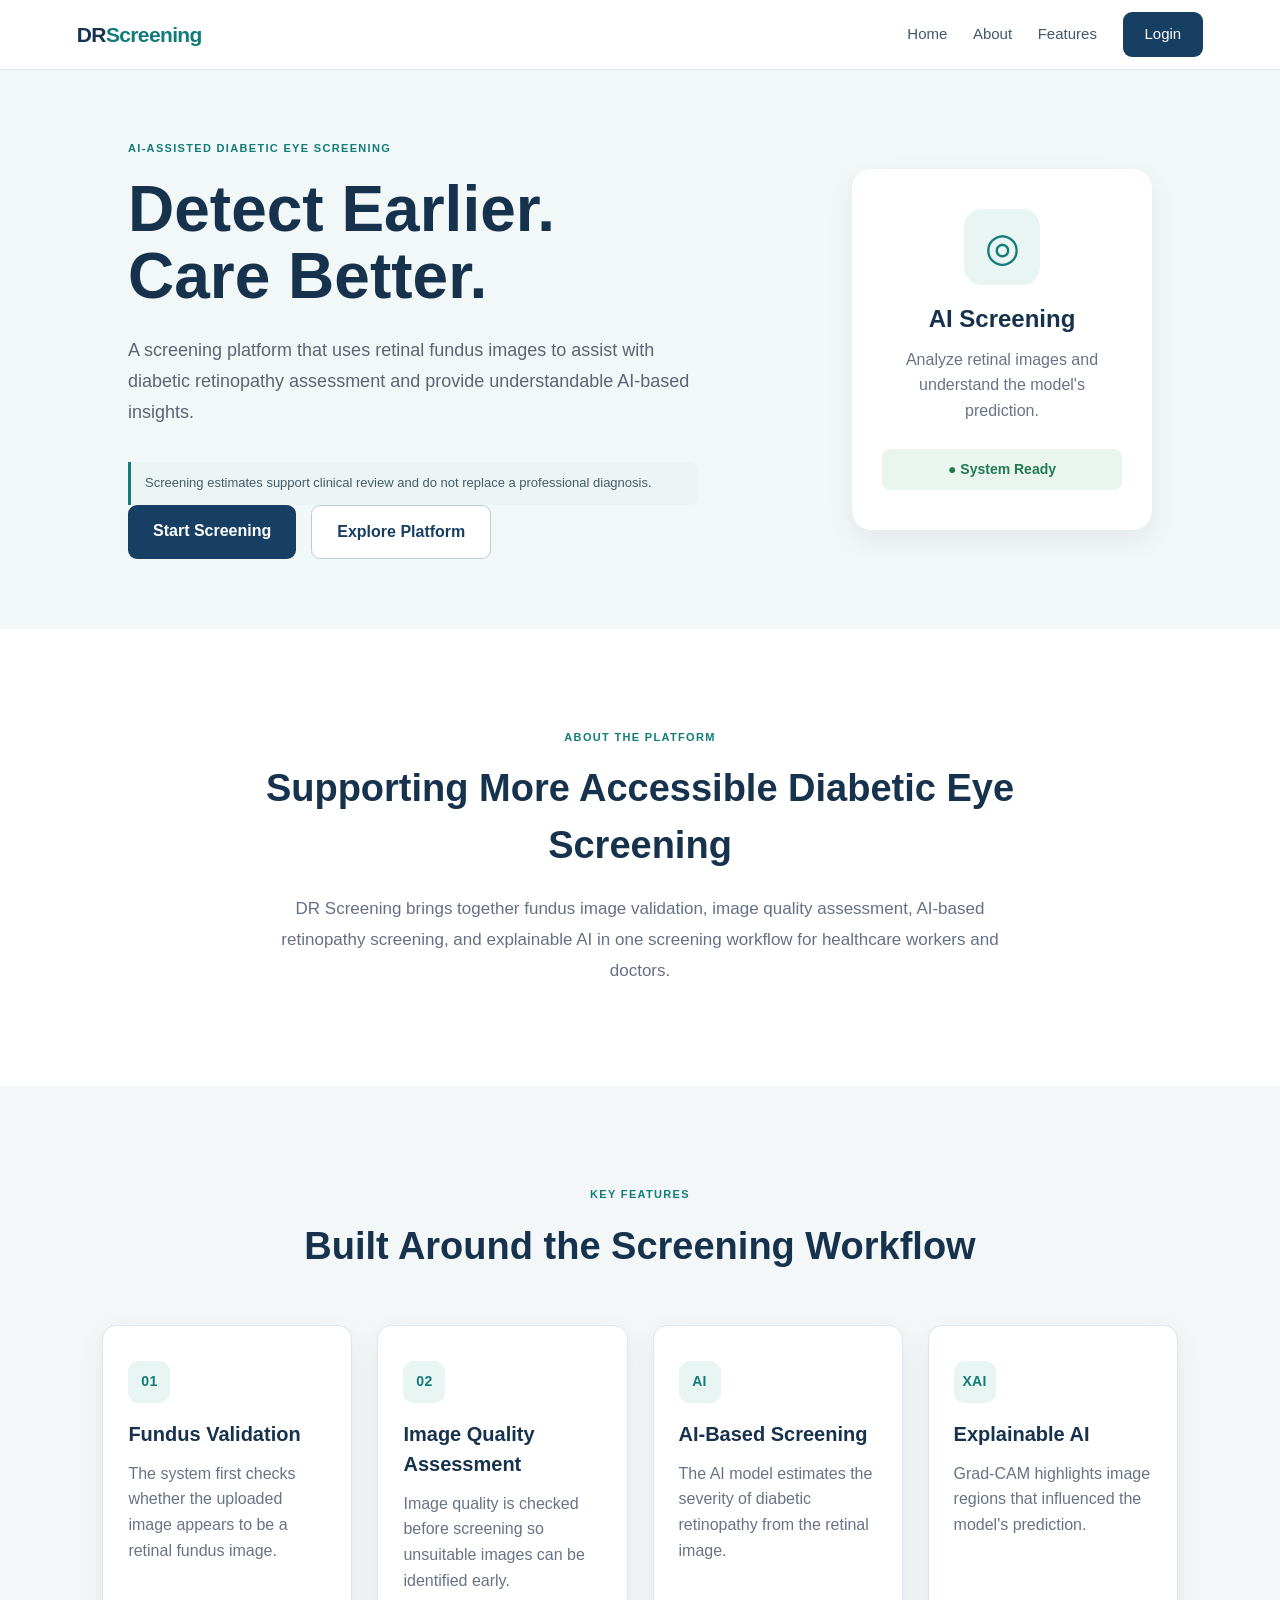
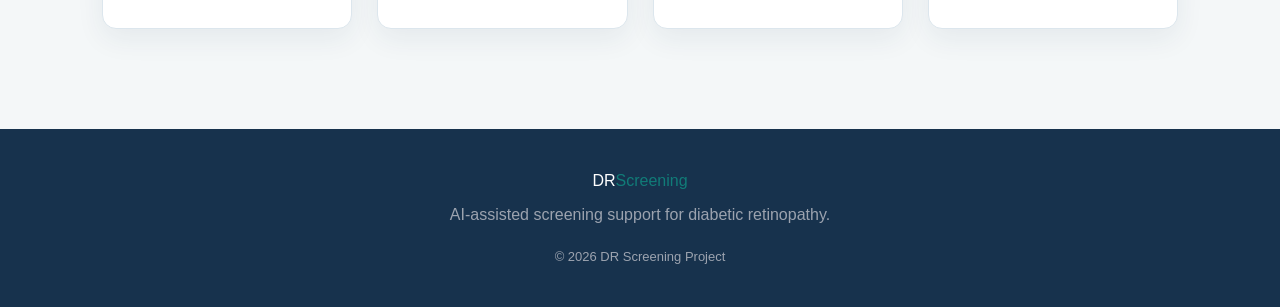
<file: frontend/index.html>
<!DOCTYPE html>
<html lang="en">

<head>
    <meta charset="UTF-8">
    <meta name="viewport" content="width=device-width, initial-scale=1.0">

    <title>DR Screening | AI-Assisted Eye Screening</title>

    <link rel="stylesheet" href="css/style.css">
</head>

<body>

    <!-- Main navigation -->
    <header class="navbar">

        <div class="logo">
            DR<span>Screening</span>
        </div>

        <nav class="nav-links">
            <a href="index.html">Home</a>
            <a href="#about">About</a>
            <a href="#features">Features</a>
            <a href="login.html" class="login-btn">Login</a>
        </nav>

    </header>


    <!-- Hero -->
    <main>

        <section class="hero">

            <div class="hero-content">

                <p class="tagline">
                    AI-ASSISTED DIABETIC EYE SCREENING
                </p>

                <h1>
                    Detect Earlier.<br>
                    Care Better.
                </h1>

                <p class="hero-text">
                    A screening platform that uses retinal fundus images
                    to assist with diabetic retinopathy assessment and
                    provide understandable AI-based insights.
                </p>

                <p class="medical-note">
                    Screening estimates support clinical review and do not replace a professional diagnosis.
                </p>

                <div class="hero-buttons">

                    <a href="login.html" class="primary-btn">
                        Start Screening
                    </a>

                    <a href="#about" class="secondary-btn">
                        Explore Platform
                    </a>

                </div>

            </div>


            <div class="hero-card">

                <div class="eye-icon">
                    ◎
                </div>

                <h3>
                    AI Screening
                </h3>

                <p>
                    Analyze retinal images and
                    understand the model's prediction.
                </p>

                <div class="status">
                    <span>●</span> System Ready
                </div>

            </div>

        </section>


        <!-- About -->
        <section id="about" class="about">

            <p class="section-label">
                ABOUT THE PLATFORM
            </p>

            <h2>
                Supporting More Accessible
                Diabetic Eye Screening
            </h2>

            <p>
                DR Screening brings together fundus image validation,
                image quality assessment, AI-based retinopathy screening,
                and explainable AI in one screening workflow for
                healthcare workers and doctors.
            </p>

        </section>


        <!-- Features -->
        <section id="features" class="features">

            <p class="section-label">
                KEY FEATURES
            </p>

            <h2>
                Built Around the Screening Workflow
            </h2>

            <div class="feature-grid">


                <!-- Feature 1 -->
                <article class="feature-card">

                    <div class="feature-icon">
                        01
                    </div>

                    <h3>
                        Fundus Validation
                    </h3>

                    <p>
                        The system first checks whether the uploaded
                        image appears to be a retinal fundus image.
                    </p>

                </article>


                <!-- Feature 2 -->
                <article class="feature-card">

                    <div class="feature-icon">
                        02
                    </div>

                    <h3>
                        Image Quality Assessment
                    </h3>

                    <p>
                        Image quality is checked before screening so
                        unsuitable images can be identified early.
                    </p>

                </article>


                <!-- Feature 3 -->
                <article class="feature-card">

                    <div class="feature-icon">
                        AI
                    </div>

                    <h3>
                        AI-Based Screening
                    </h3>

                    <p>
                        The AI model estimates the severity of
                        diabetic retinopathy from the retinal image.
                    </p>

                </article>


                <!-- Feature 4 -->
                <article class="feature-card">

                    <div class="feature-icon">
                        XAI
                    </div>

                    <h3>
                        Explainable AI
                    </h3>

                    <p>
                        Grad-CAM highlights image regions that
                        influenced the model's prediction.
                    </p>

                </article>

            </div>

        </section>

    </main>


    <!-- Footer -->
    <footer>

        <div class="logo">
            DR<span>Screening</span>
        </div>

        <p>
            AI-assisted screening support for diabetic retinopathy.
        </p>

        <p class="copyright">
            © 2026 DR Screening Project
        </p>

    </footer>

</body>

</html>
</file>
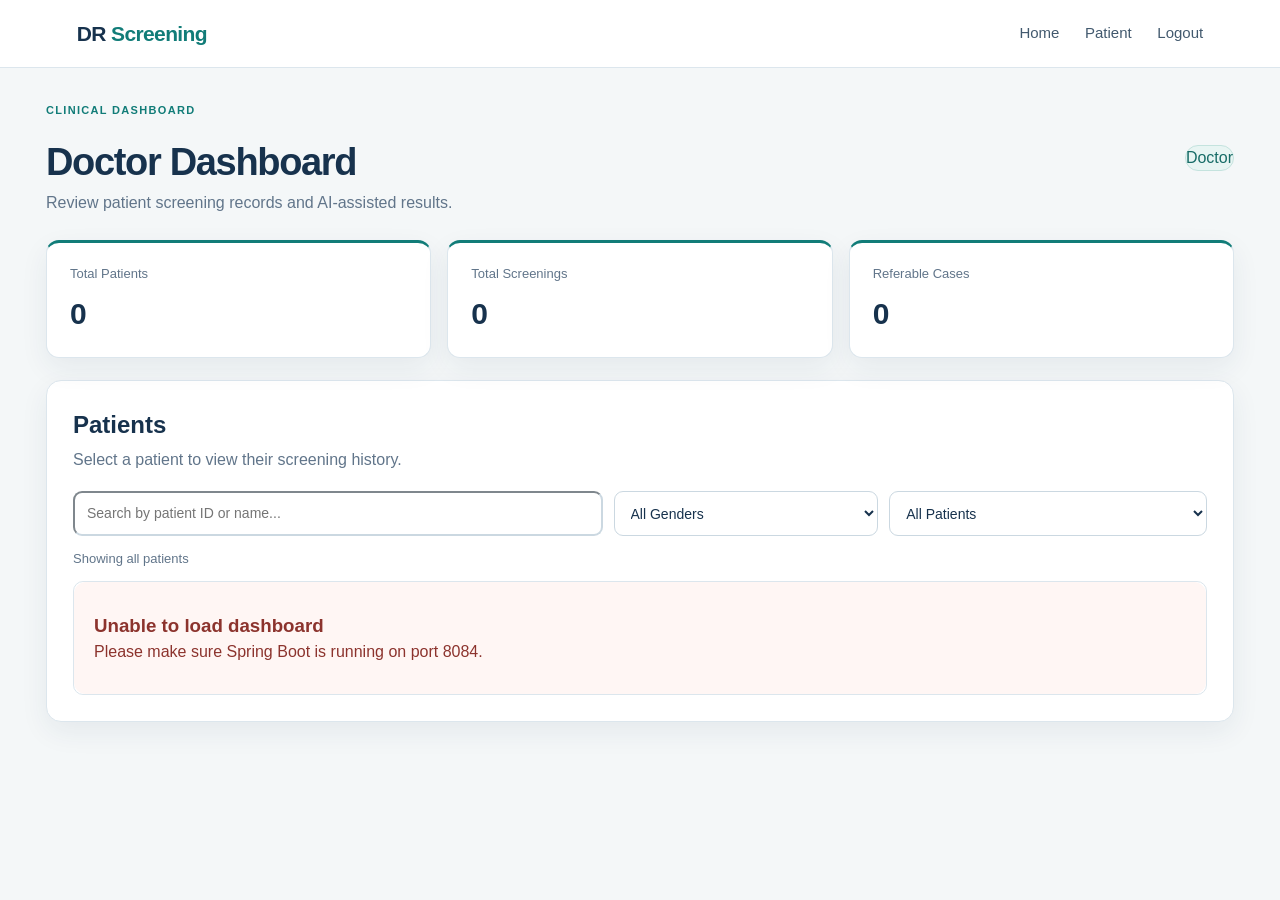
<file: frontend/doctor.html>
<!DOCTYPE html>
<html lang="en">
<head>
    <meta charset="UTF-8">
    <meta name="viewport" content="width=device-width, initial-scale=1.0">

    <title>DR Screening | Doctor Dashboard</title>

    <link rel="stylesheet" href="css/style.css">
</head>

<body>

    <!-- Navigation -->
    <nav class="navbar">
        <div class="logo">
            DR <span>Screening</span>
        </div>

        <nav>
            <a href="index.html">Home</a>
            <a href="patient.html">Patient</a>
            <a href="login.html" id="logoutLink">Logout</a>
        </nav>
    </nav>


    <main class="doctor-container">

        <!-- Dashboard heading -->
        <header class="doctor-header">
            <div>
                <div class="section-label">
                    CLINICAL DASHBOARD
                </div>

                <h1>Doctor Dashboard</h1>

                <p>
                    Review patient screening records and AI-assisted results.
                </p>
            </div>

            <div class="doctor-badge">
                Doctor
            </div>
        </header>


        <!-- Dashboard statistics -->
        <section class="stats-grid">

            <div class="stat-card">
                <span>Total Patients</span>
                <strong id="totalPatients">0</strong>
            </div>

            <div class="stat-card">
                <span>Total Screenings</span>
                <strong id="totalScreenings">0</strong>
            </div>

            <div class="stat-card">
                <span>Referable Cases</span>
                <strong id="referableCases">0</strong>
            </div>

        </section>


        <!-- Patient section -->
        <section class="patients-card">

            <div class="patients-card-header">
                <h2>Patients</h2>

                <p>
                    Select a patient to view their screening history.
                </p>
            </div>


            <!-- Search and filters -->
            <div class="filter-container">

                <input
                    type="text"
                    id="patientSearch"
                    class="filter-input"
                    placeholder="Search by patient ID or name..."
                >

                <select id="genderFilter" class="filter-select">

                    <option value="all">
                        All Genders
                    </option>

                    <option value="male">
                        Male
                    </option>

                    <option value="female">
                        Female
                    </option>

                    <option value="other">
                        Other
                    </option>

                </select>


                <select id="screeningFilter" class="filter-select">

                    <option value="all">
                        All Patients
                    </option>

                    <option value="screened">
                        Has Screenings
                    </option>

                    <option value="unscreened">
                        No Screenings
                    </option>

                    <option value="referable">
                        Referable Cases
                    </option>

                </select>

            </div>


            <div
                id="filterSummary"
                class="filter-summary"
            >
                Showing all patients
            </div>


            <!-- Patient table -->
            <div
                id="patientsContainer"
                class="table-container"
            >
                <div class="loading-message">
                    Loading patients...
                </div>
            </div>

        </section>

    </main>


    <script>

        /* -------------------------------------------------------
           Configuration
        ------------------------------------------------------- */

        const BACKEND_URL = "http://localhost:8084";


        /* -------------------------------------------------------
           Application state
        ------------------------------------------------------- */

        let patients = [];
        let screenings = [];


        /* -------------------------------------------------------
           DOM helpers
        ------------------------------------------------------- */

        const getElement = (id) => {
            return document.getElementById(id);
        };


        /* -------------------------------------------------------
           Load patients
        ------------------------------------------------------- */

        async function loadPatients() {

            try {

                const response = await fetch(
                    `${BACKEND_URL}/api/patients`
                );

                if (!response.ok) {
                    throw new Error("Unable to fetch patients.");
                }

                patients = await response.json();

                getElement("totalPatients").textContent =
                    patients.length;

                await loadScreeningData();

                applyFilters();

            } catch (error) {

                console.error("Patient loading error:", error);

                getElement("patientsContainer").innerHTML = `
                    <div class="error-message">
                        <h3>Unable to load dashboard</h3>
                        <p>
                            Please make sure Spring Boot
                            is running on port 8084.
                        </p>
                    </div>
                `;
            }
        }


        /* -------------------------------------------------------
           Load screening records
        ------------------------------------------------------- */

        async function loadScreeningData() {

            screenings = [];

            for (const patient of patients) {

                try {

                    const response = await fetch(
                        `${BACKEND_URL}/api/screenings/patient/${patient.id}`
                    );

                    if (!response.ok) {
                        continue;
                    }

                    const records = await response.json();

                    if (Array.isArray(records)) {
                        screenings.push(...records);
                    }

                } catch (error) {

                    console.error(
                        `Could not load screenings for patient ${patient.id}`,
                        error
                    );
                }
            }

            updateStatistics();
        }


        /* -------------------------------------------------------
           Update dashboard statistics
        ------------------------------------------------------- */

        function updateStatistics() {

            getElement("totalPatients").textContent =
                patients.length;

            getElement("totalScreenings").textContent =
                screenings.length;

            const referableTotal = screenings.filter(
                record =>
                    record.referableStatus === "Referable DR"
            ).length;

            getElement("referableCases").textContent =
                referableTotal;
        }


        /* -------------------------------------------------------
           Render patient table
        ------------------------------------------------------- */

        function renderPatients(list) {

            const container =
                getElement("patientsContainer");


            if (!list.length) {

                container.innerHTML = `
                    <div class="empty-message">
                        <h3>No Patients Found</h3>
                        <p>
                            No patients match the selected filters.
                        </p>
                    </div>
                `;

                return;
            }


            let html = `
                <table class="patients-table">

                    <thead>
                        <tr>
                            <th>Patient ID</th>
                            <th>Name</th>
                            <th>Age</th>
                            <th>Gender</th>
                            <th>Screenings</th>
                            <th>Action</th>
                        </tr>
                    </thead>

                    <tbody>
            `;


            list.forEach(patient => {

                const patientRecords =
                    getPatientScreenings(patient.id);


                html += `
                    <tr>

                        <td>
                            ${patient.id}
                        </td>

                        <td>
                            ${escapeHTML(patient.name)}
                        </td>

                        <td>
                            ${patient.age}
                        </td>

                        <td>
                            ${escapeHTML(patient.gender)}
                        </td>

                        <td>
                            ${patientRecords.length}
                        </td>

                        <td>

                            <div class="action-buttons">

                                <button
                                    class="history-button"
                                    onclick="viewHistory(${patient.id})"
                                >
                                    View History
                                </button>

                                <button
                                    class="delete-history-button"
                                    onclick="removeHistory(${patient.id})"
                                >
                                    Delete History
                                </button>

                                <button
                                    class="delete-patient-button"
                                    onclick="removePatient(${patient.id})"
                                >
                                    Delete Patient
                                </button>

                            </div>

                        </td>

                    </tr>
                `;
            });


            html += `
                    </tbody>
                </table>
            `;


            container.innerHTML = html;
        }


        /* -------------------------------------------------------
           Get screenings belonging to a patient
        ------------------------------------------------------- */

        function getPatientScreenings(patientId) {

            return screenings.filter(
                record => record.patientId === patientId
            );
        }


        /* -------------------------------------------------------
           Search and filter patients
        ------------------------------------------------------- */

        function applyFilters() {

            const searchText =
                getElement("patientSearch")
                    .value
                    .trim()
                    .toLowerCase();


            const selectedGender =
                getElement("genderFilter").value
                    .toLowerCase();


            const screeningMode =
                getElement("screeningFilter").value;


            const filtered = patients.filter(patient => {

                /* Search */

                const idText =
                    String(patient.id).toLowerCase();

                const nameText =
                    String(patient.name || "").toLowerCase();

                const searchMatch =
                    idText.includes(searchText) ||
                    nameText.includes(searchText);


                if (!searchMatch) {
                    return false;
                }


                /* Gender */

                const gender =
                    String(patient.gender || "")
                        .toLowerCase();

                const genderMatch =
                    selectedGender === "all" ||
                    gender === selectedGender;


                if (!genderMatch) {
                    return false;
                }


                /* Screening status */

                const patientRecords =
                    getPatientScreenings(patient.id);


                if (screeningMode === "screened") {
                    return patientRecords.length > 0;
                }


                if (screeningMode === "unscreened") {
                    return patientRecords.length === 0;
                }


                if (screeningMode === "referable") {

                    return patientRecords.some(
                        record =>
                            record.referableStatus === "Referable DR"
                    );
                }


                return true;
            });


            getElement("filterSummary").textContent =
                `Showing ${filtered.length} of ${patients.length} patients`;


            renderPatients(filtered);
        }


        /* -------------------------------------------------------
           Open patient screening history
        ------------------------------------------------------- */

        function viewHistory(patientId) {

            const patient =
                patients.find(item => item.id === patientId);


            if (!patient) {
                return;
            }


            localStorage.setItem(
                "patientId",
                patient.id
            );

            localStorage.setItem(
                "patientName",
                patient.name
            );

            localStorage.setItem(
                "patientAge",
                patient.age
            );

            localStorage.setItem(
                "patientGender",
                patient.gender
            );


            window.location.href =
                "history.html";
        }


        /* -------------------------------------------------------
           Delete screening history
        ------------------------------------------------------- */

        async function removeHistory(patientId) {

            const patient =
                patients.find(item => item.id === patientId);


            if (!patient) {
                return;
            }


            const patientRecords =
                getPatientScreenings(patientId);


            if (patientRecords.length === 0) {

                alert(
                    `No screening history found for ${patient.name}.`
                );

                return;
            }


            const confirmed = confirm(

                `Are you sure you want to delete ALL screening history for ${patient.name} (Patient ID: ${patient.id})?\n\n` +

                `This will delete ${patientRecords.length} screening record(s).\n\n` +

                `The patient record itself will NOT be deleted.\n\n` +

                `This action cannot be undone.`
            );


            if (!confirmed) {
                return;
            }


            try {

                const response = await fetch(
                    `${BACKEND_URL}/api/screenings/patient/${patientId}`,
                    {
                        method: "DELETE"
                    }
                );


                if (!response.ok) {

                    if (response.status === 404) {

                        alert(
                            "No screening history was found for this patient."
                        );

                    } else {

                        alert(
                            "Failed to delete screening history."
                        );
                    }

                    return;
                }


                /* Remove deleted records locally */

                screenings = screenings.filter(
                    record =>
                        record.patientId !== patientId
                );


                updateStatistics();
                applyFilters();


                alert(
                    `Screening history for ${patient.name} has been deleted successfully.`
                );


            } catch (error) {

                console.error(
                    "History deletion error:",
                    error
                );

                alert(
                    "Unable to delete screening history. Please make sure the backend is running."
                );
            }
        }


        /* -------------------------------------------------------
           Delete complete patient
        ------------------------------------------------------- */

        async function removePatient(patientId) {

            const patient =
                patients.find(item => item.id === patientId);


            if (!patient) {
                return;
            }


            const confirmed = confirm(

                `Are you sure you want to permanently delete ${patient.name} (Patient ID: ${patient.id})?\n\n` +

                `This will delete the patient AND ALL of their screening history.\n\n` +

                `This action cannot be undone.`
            );


            if (!confirmed) {
                return;
            }


            try {

                const response = await fetch(
                    `${BACKEND_URL}/api/patients/${patientId}`,
                    {
                        method: "DELETE"
                    }
                );


                if (!response.ok) {

                    if (response.status === 404) {

                        alert("Patient not found.");

                    } else {

                        alert("Failed to delete patient.");
                    }

                    return;
                }


                /* Update local patient list */

                patients = patients.filter(
                    item =>
                        item.id !== patientId
                );


                /* Remove related screenings */

                screenings = screenings.filter(
                    record =>
                        record.patientId !== patientId
                );


                updateStatistics();
                applyFilters();


                alert(
                    `${patient.name} and their screening history have been deleted successfully.`
                );


            } catch (error) {

                console.error(
                    "Patient deletion error:",
                    error
                );

                alert(
                    "Unable to delete patient. Please make sure the backend is running."
                );
            }
        }


        /* -------------------------------------------------------
           Prevent HTML injection when displaying user data
        ------------------------------------------------------- */

        function escapeHTML(value) {

            if (
                value === null ||
                value === undefined
            ) {
                return "";
            }


            return String(value)
                .replace(/&/g, "&amp;")
                .replace(/</g, "&lt;")
                .replace(/>/g, "&gt;")
                .replace(/"/g, "&quot;")
                .replace(/'/g, "&#039;");
        }


        /* -------------------------------------------------------
           Filter event listeners
        ------------------------------------------------------- */

        getElement("patientSearch")
            .addEventListener(
                "input",
                applyFilters
            );


        getElement("genderFilter")
            .addEventListener(
                "change",
                applyFilters
            );


        getElement("screeningFilter")
            .addEventListener(
                "change",
                applyFilters
            );


        /* -------------------------------------------------------
           Start dashboard
        ------------------------------------------------------- */

        loadPatients();

    </script>

</body>
</html>
</file>
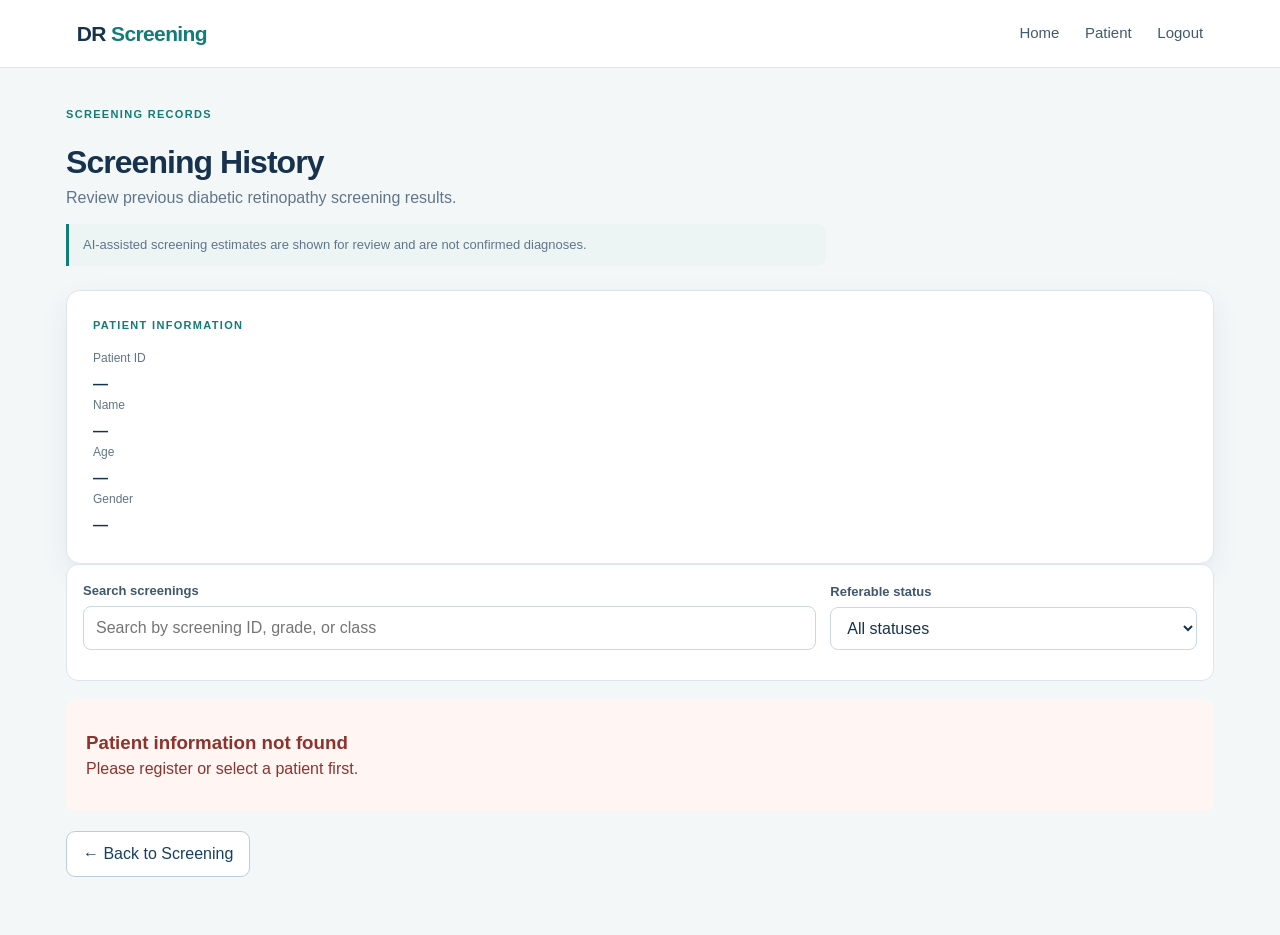
<file: frontend/history.html>
<!DOCTYPE html>
<html lang="en">

<head>
    <meta charset="UTF-8">
    <meta name="viewport" content="width=device-width, initial-scale=1.0">

    <title>DR Screening | Screening History</title>

    <link rel="stylesheet" href="css/style.css">
</head>


<body>

    <!-- Navigation -->
    <nav class="navbar">

        <div class="logo">
            DR <span>Screening</span>
        </div>

        <nav>
            <a href="index.html">Home</a>
            <a href="patient.html">Patient</a>
            <a href="login.html">Logout</a>
        </nav>

    </nav>


    <main class="history-container">

        <!-- Page heading -->
        <header class="history-header">

            <div class="section-label">
                SCREENING RECORDS
            </div>

            <h1>Screening History</h1>

            <p>
                Review previous diabetic retinopathy screening results.
            </p>
            <p class="clinical-disclaimer">
                AI-assisted screening estimates are shown for review and are not confirmed diagnoses.
            </p>

        </header>


        <!-- Patient details -->
        <section class="patient-info-card">

            <div class="section-label">
                PATIENT INFORMATION
            </div>

            <div class="patient-info-grid">

                <div class="patient-info-item">
                    <span>Patient ID</span>
                    <strong id="patientId">—</strong>
                </div>

                <div class="patient-info-item">
                    <span>Name</span>
                    <strong id="patientName">—</strong>
                </div>

                <div class="patient-info-item">
                    <span>Age</span>
                    <strong id="patientAge">—</strong>
                </div>

                <div class="patient-info-item">
                    <span>Gender</span>
                    <strong id="patientGender">—</strong>
                </div>

            </div>

        </section>


        <section class="history-tools" aria-label="Filter screening history">
            <div class="history-search">
                <label for="historySearch">Search screenings</label>
                <input id="historySearch" type="search" placeholder="Search by screening ID, grade, or class">
            </div>
            <div class="history-status-filter">
                <label for="historyStatusFilter">Referable status</label>
                <select id="historyStatusFilter">
                    <option value="all">All statuses</option>
                </select>
            </div>
            <p id="historySummary" class="history-summary" aria-live="polite"></p>
        </section>

        <!-- Screening records -->
        <section>

            <div
                id="screeningsContainer"
                class="screenings-container"
            >
                <div class="loading-message">
                    Loading screening history...
                </div>
            </div>

        </section>


        <button
            type="button"
            class="back-button"
            onclick="goBackToScreening()"
        >
            ← Back to Screening
        </button>

    </main>


    <script>

        const BACKEND_URL = "http://localhost:8084";


        /*
         * Patient information is saved when a patient
         * is selected or registered.
         */
        const patientId = localStorage.getItem("patientId");
        const patientName = localStorage.getItem("patientName");
        const patientAge = localStorage.getItem("patientAge");
        const patientGender = localStorage.getItem("patientGender");


        const screeningsContainer =
            document.getElementById("screeningsContainer");
        let screeningRecords = [];
        const historySearch = document.getElementById("historySearch");
        const historyStatusFilter = document.getElementById("historyStatusFilter");
        const historySummary = document.getElementById("historySummary");

        historySearch.addEventListener("input", renderScreeningHistory);
        historyStatusFilter.addEventListener("change", renderScreeningHistory);


        /*
         * Show the patient information stored in localStorage.
         */
        function showPatientInformation() {

            document.getElementById("patientId").textContent =
                patientId || "—";

            document.getElementById("patientName").textContent =
                patientName || "—";

            document.getElementById("patientAge").textContent =
                patientAge || "—";

            document.getElementById("patientGender").textContent =
                patientGender || "—";
        }


        /*
         * Display a message when no patient has been selected.
         */
        function showMissingPatientMessage() {

            screeningsContainer.innerHTML = `
                <div class="error-message">
                    <h3>Patient information not found</h3>
                    <p>
                        Please register or select a patient first.
                    </p>
                </div>
            `;
        }


        /*
         * Return a readable value instead of showing
         * undefined or null in the interface.
         */
        function displayValue(value) {

            return value === null || value === undefined || value === ""
                ? "—"
                : value;
        }


        /*
         * Create one screening card.
         */
        function createScreeningCard(screening) {

            const card = document.createElement("div");

            card.className = "screening-card";

            const grade = displayValue(screening.drGrade);
            const drClass = displayValue(screening.drClass);
            const confidence = screening.confidence !== null &&
                               screening.confidence !== undefined
                               ? `${screening.confidence}%`
                               : "—";

            const referableProbability =
                screening.referableProbability !== null &&
                screening.referableProbability !== undefined
                    ? `${screening.referableProbability}%`
                    : "—";

            const referableStatus =
                displayValue(screening.referableStatus);

            const sharpness =
                displayValue(screening.sharpness);

            const brightness =
                displayValue(screening.brightness);

            const contrast =
                displayValue(screening.contrast);

            const recommendation =
                displayValue(screening.recommendation);


            card.innerHTML = `
                <div class="screening-card-header">

                    <h3>
                        Screening #${screening.id}
                    </h3>

                    <div class="screening-date">
                        Screening ID: ${screening.id}
                    </div>

                </div>


                <div class="screening-grid">

                    <div class="screening-item">
                        <span>DR Grade</span>
                        <strong>${grade}</strong>
                    </div>

                    <div class="screening-item">
                        <span>DR Class</span>
                        <strong>${drClass}</strong>
                    </div>

                    <div class="screening-item">
                        <span>Confidence</span>
                        <strong>${confidence}</strong>
                    </div>

                    <div class="screening-item">
                        <span>Referable Probability</span>
                        <strong>${referableProbability}</strong>
                    </div>

                    <div class="screening-item">
                        <span>Referable Status</span>
                        <strong>${referableStatus}</strong>
                    </div>

                    <div class="screening-item">
                        <span>Sharpness</span>
                        <strong>${sharpness}</strong>
                    </div>

                    <div class="screening-item">
                        <span>Brightness</span>
                        <strong>${brightness}</strong>
                    </div>

                    <div class="screening-item">
                        <span>Contrast</span>
                        <strong>${contrast}</strong>
                    </div>

                </div>


                <div class="recommendation-box">

                    <span>Recommendation</span>

                    <strong>
                        ${recommendation}
                    </strong>

                </div>


                <button
                    type="button"
                    class="details-button"
                    data-screening-id="${screening.id}"
                >
                    View Details
                </button>
            `;


            const detailsButton =
                card.querySelector(".details-button");


            detailsButton.addEventListener(
                "click",
                () => openScreeningDetails(screening.id)
            );


            return card;
        }


        /*
         * Fetch all screenings belonging to the current patient.
         */
        async function loadScreeningHistory() {

            try {

                const response = await fetch(
                    `${BACKEND_URL}/api/screenings/patient/${patientId}`
                );


                if (!response.ok) {
                    throw new Error(
                        "Unable to load screening history."
                    );
                }


                const records = await response.json();


                if (!Array.isArray(records) || records.length === 0) {

                    screeningsContainer.innerHTML = `
                        <div class="empty-message">

                            <h3>No Screening History</h3>

                            <p>
                                No screenings have been recorded
                                for this patient yet.
                            </p>

                        </div>
                    `;

                    return;
                }


                /*
                 * Latest screening should appear first.
                 */
                records.sort(
                    (a, b) => b.id - a.id
                );

                screeningRecords = records;
                populateHistoryStatusFilter(records);
                renderScreeningHistory();


            } catch (error) {

                console.error(
                    "Unable to load screening history:",
                    error
                );


                screeningsContainer.innerHTML = `
                    <div class="error-message">

                        <h3>
                            Unable to load screening history
                        </h3>

                        <p>
                            Please make sure Spring Boot
                            is running on port 8084.
                        </p>

                    </div>
                `;
            }
        }


        function populateHistoryStatusFilter(records) {
            const statuses = [...new Set(records
                .map(record => record.referableStatus)
                .filter(status => typeof status === "string" && status.trim()))];

            statuses.forEach(status => {
                const option = document.createElement("option");
                option.value = status;
                option.textContent = status;
                historyStatusFilter.appendChild(option);
            });
        }


        function renderScreeningHistory() {
            const query = historySearch.value.trim().toLowerCase();
            const selectedStatus = historyStatusFilter.value;
            const visibleRecords = screeningRecords.filter(record => {
                const searchableText = [record.id, record.drGrade, record.drClass]
                    .filter(value => value !== null && value !== undefined)
                    .join(" ")
                    .toLowerCase();
                const matchesQuery = searchableText.includes(query);
                const matchesStatus = selectedStatus === "all" ||
                    record.referableStatus === selectedStatus;
                return matchesQuery && matchesStatus;
            });

            historySummary.textContent = `Showing ${visibleRecords.length} of ${screeningRecords.length} screenings`;
            screeningsContainer.innerHTML = "";

            if (!visibleRecords.length) {
                screeningsContainer.innerHTML = `
                    <div class="empty-message">
                        <h3>No matching screenings</h3>
                        <p>Try changing the search or status filter.</p>
                    </div>
                `;
                return;
            }

            visibleRecords.forEach(record => {
                screeningsContainer.appendChild(createScreeningCard(record));
            });
        }


        /*
         * Open the details page for a particular screening.
         */
        function openScreeningDetails(screeningId) {

            localStorage.setItem(
                "screeningId",
                screeningId
            );

            window.location.href =
                "screening-details.html";
        }


        /*
         * Return to the screening page.
         */
        function goBackToScreening() {

            window.location.href =
                "screening.html";
        }


        /*
         * Start the page.
         */
        if (!patientId) {

            showMissingPatientMessage();

        } else {

            showPatientInformation();
            loadScreeningHistory();
        }

    </script>

</body>

</html>
</file>
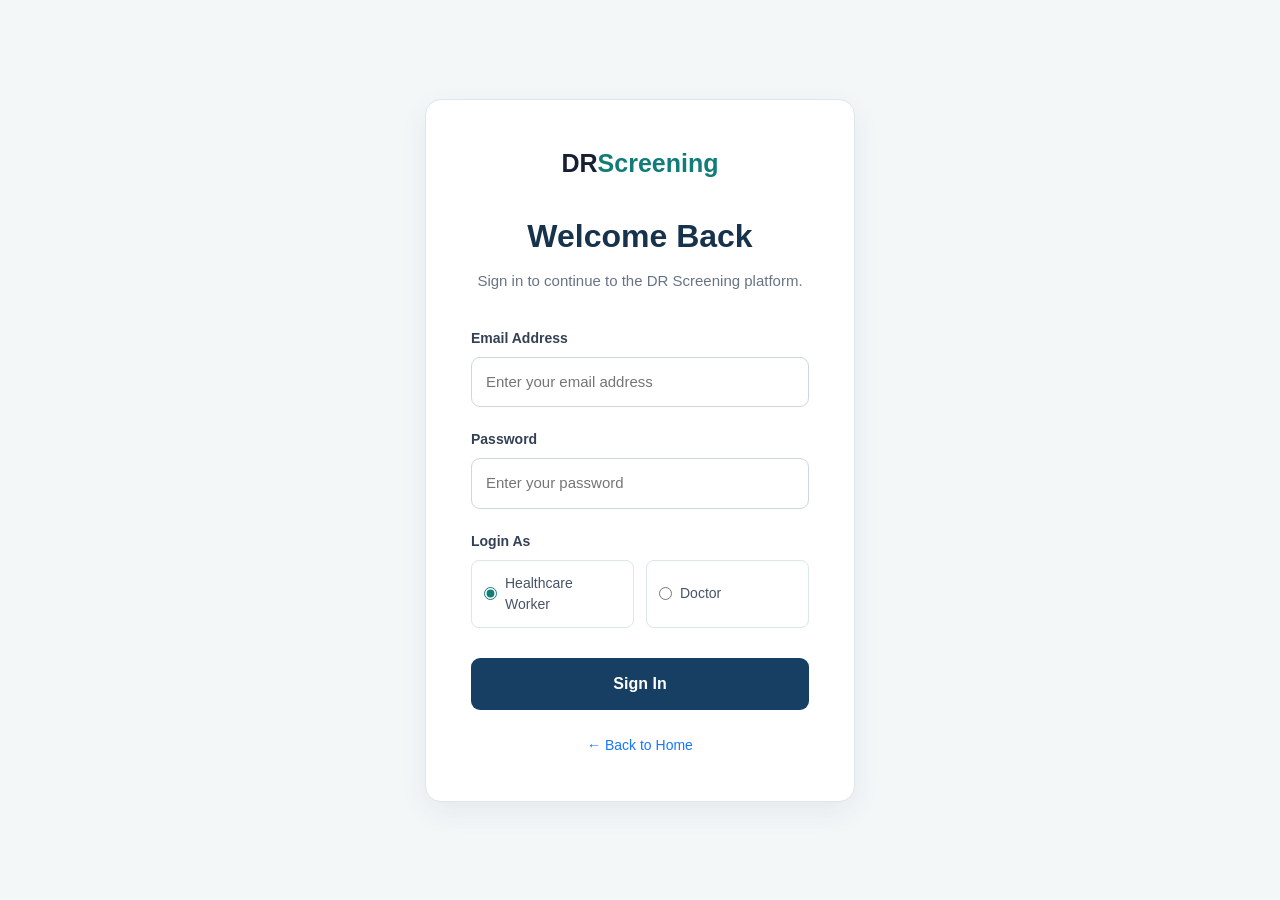
<file: frontend/login.html>
<!DOCTYPE html>
<html lang="en">

<head>
    <meta charset="UTF-8">
    <meta name="viewport" content="width=device-width, initial-scale=1.0">

    <title>DR Screening | Login</title>

    <link rel="stylesheet" href="css/style.css">
</head>


<body class="login-page">

    <main class="login-container">

        <section class="login-card">

            <div class="login-logo">
                DR<span>Screening</span>
            </div>


            <h1>
                Welcome Back
            </h1>

            <p class="login-subtitle">
                Sign in to continue to the DR Screening platform.
            </p>


            <form id="loginForm">

                <!-- Email -->
                <div class="form-group">

                    <label for="email">
                        Email Address
                    </label>

                    <input
                        type="email"
                        id="email"
                        name="email"
                        placeholder="Enter your email address"
                        autocomplete="email"
                        required
                    >

                </div>


                <!-- Password -->
                <div class="form-group">

                    <label for="password">
                        Password
                    </label>

                    <input
                        type="password"
                        id="password"
                        name="password"
                        placeholder="Enter your password"
                        autocomplete="current-password"
                        required
                    >

                </div>


                <!-- User role -->
                <div class="form-group">

                    <label id="loginRoleLabel">
                        Login As
                    </label>

                    <div class="role-options" role="group" aria-labelledby="loginRoleLabel">

                        <label class="role-option">

                            <input
                                type="radio"
                                name="role"
                                value="Healthcare Worker"
                                checked
                            >

                            <span>
                                Healthcare Worker
                            </span>

                        </label>


                        <label class="role-option">

                            <input
                                type="radio"
                                name="role"
                                value="Doctor"
                            >

                            <span>
                                Doctor
                            </span>

                        </label>

                    </div>

                </div>


                <!-- Submit -->
                <button
                    type="submit"
                    class="login-submit"
                >
                    Sign In
                </button>

            </form>


            <a
                href="index.html"
                class="back-home"
            >
                ← Back to Home
            </a>

        </section>

    </main>


    <script src="js/script.js"></script>

</body>

</html>
</file>
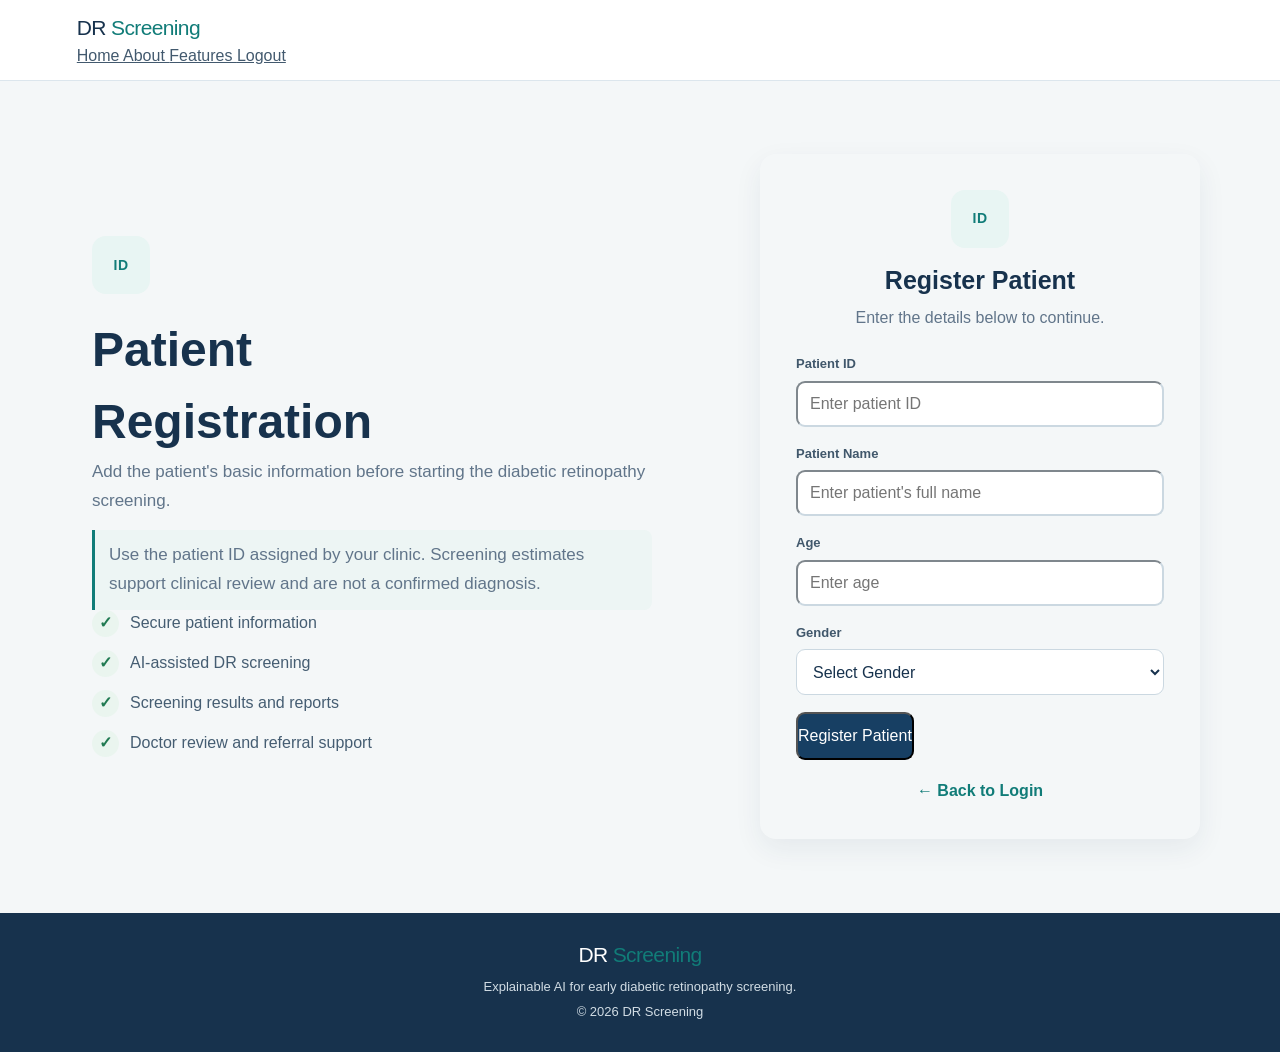
<file: frontend/patient.html>
<!DOCTYPE html>

<html lang="en">

<head>

    <meta charset="UTF-8">

    <meta name="viewport" content="width=device-width, initial-scale=1.0">

    <title>DR Screening | Patient Registration</title>

    <link rel="stylesheet" href="css/style.css">

</head>


<body class="patient-page">


    <!-- Navigation -->

    <header class="patient-navbar">

        <div class="patient-logo">
            DR <span>Screening</span>
        </div>

        <nav class="patient-nav-links">

            <a href="index.html">
                Home
            </a>

            <a href="index.html#about">
                About
            </a>

            <a href="index.html#features">
                Features
            </a>

            <a href="login.html" id="logoutLink">
                Logout
            </a>

        </nav>

    </header>


    <!-- Registration area -->

    <main class="patient-main">

        <div class="patient-wrapper">


            <!-- Introduction -->

            <section class="patient-info">

                <div class="patient-info-icon">
                    ID
                </div>

                <h1>
                    Patient<br>
                    Registration
                </h1>

                <p>
                    Add the patient's basic information before
                    starting the diabetic retinopathy screening.
                </p>

                <p class="medical-note">
                    Use the patient ID assigned by your clinic. Screening estimates support clinical review and are not a confirmed diagnosis.
                </p>


                <div class="patient-points">

                    <div class="patient-point">
                        <span>✓</span>
                        <p>Secure patient information</p>
                    </div>

                    <div class="patient-point">
                        <span>✓</span>
                        <p>AI-assisted DR screening</p>
                    </div>

                    <div class="patient-point">
                        <span>✓</span>
                        <p>Screening results and reports</p>
                    </div>

                    <div class="patient-point">
                        <span>✓</span>
                        <p>Doctor review and referral support</p>
                    </div>

                </div>

            </section>


            <!-- Registration form -->

            <section class="patient-card">

                <div class="patient-card-header">

                    <div class="patient-card-icon">
                        ID
                    </div>

                    <h2>
                        Register Patient
                    </h2>

                    <p>
                        Enter the details below to continue.
                    </p>

                </div>


                <form id="patientForm">


                    <!-- Patient ID -->

                    <div class="patient-form-group">

                        <label for="patientId">
                            Patient ID
                        </label>

                        <input
                            type="number"
                            id="patientId"
                            name="id"
                            placeholder="Enter patient ID"
                            min="1"
                            required
                        >

                    </div>


                    <!-- Name -->

                    <div class="patient-form-group">

                        <label for="patientName">
                            Patient Name
                        </label>

                        <input
                            type="text"
                            id="patientName"
                            name="name"
                            placeholder="Enter patient's full name"
                            autocomplete="off"
                            required
                        >

                    </div>


                    <!-- Age -->

                    <div class="patient-form-group">

                        <label for="patientAge">
                            Age
                        </label>

                        <input
                            type="number"
                            id="patientAge"
                            name="age"
                            placeholder="Enter age"
                            min="1"
                            max="120"
                            required
                        >

                    </div>


                    <!-- Gender -->

                    <div class="patient-form-group">

                        <label for="patientGender">
                            Gender
                        </label>

                        <select
                            id="patientGender"
                            name="gender"
                            required
                        >

                            <option value="">
                                Select Gender
                            </option>

                            <option value="Male">
                                Male
                            </option>

                            <option value="Female">
                                Female
                            </option>

                            <option value="Other">
                                Other
                            </option>

                        </select>

                    </div>


                    <button
                        type="submit"
                        id="registerPatientButton"
                        class="patient-submit"
                    >
                        Register Patient
                    </button>


                </form>


                <!-- Registration status -->

                <div
                    id="patientMessage"
                    class="patient-message"
                ></div>


                <div class="patient-footer-link">

                    <a href="login.html">
                        ← Back to Login
                    </a>

                </div>


            </section>


        </div>

    </main>


    <!-- Footer -->

    <footer class="patient-footer">

        <div class="patient-logo">
            DR <span>Screening</span>
        </div>

        <p>
            Explainable AI for early diabetic retinopathy screening.
        </p>

        <p>
            © 2026 DR Screening
        </p>

    </footer>


    <script src="js/script.js"></script>


</body>

</html>
</file>
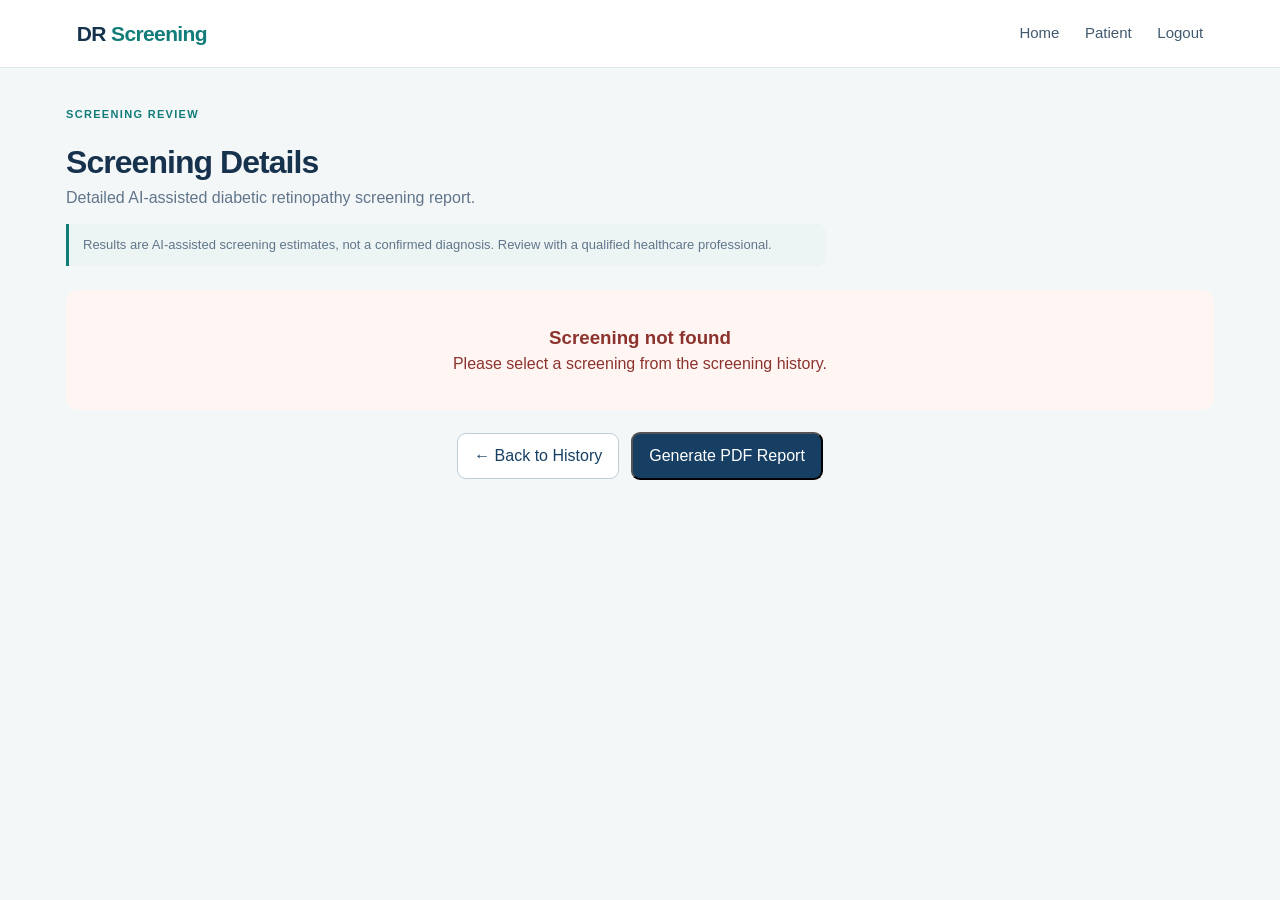
<file: frontend/screening-details.html>
<!DOCTYPE html>
<html lang="en">

<head>
    <meta charset="UTF-8">
    <meta name="viewport" content="width=device-width, initial-scale=1.0">

    <title>DR Screening | Screening Details</title>

    <link rel="stylesheet" href="css/style.css">
</head>

<body>

    <!-- Navigation -->

    <nav class="navbar">

        <div class="logo">
            DR <span>Screening</span>
        </div>

        <nav>
            <a href="index.html">
                Home
            </a>

            <a href="patient.html">
                Patient
            </a>

            <a href="login.html">
                Logout
            </a>
        </nav>

    </nav>


    <!-- Main content -->

    <main class="details-container">

        <header class="details-header">

            <div class="section-label">
                SCREENING REVIEW
            </div>

            <h1>
                Screening Details
            </h1>

            <p>
                Detailed AI-assisted diabetic retinopathy
                screening report.
            </p>
            <p class="clinical-disclaimer">
                Results are AI-assisted screening estimates, not a confirmed diagnosis. Review with a qualified healthcare professional.
            </p>

        </header>


        <!-- Screening information is loaded here -->

        <div id="detailsContent">

            <div class="loading-message">
                Loading screening details...
            </div>

        </div>


        <!-- Report actions -->

        <div class="report-actions">

            <button
                type="button"
                class="back-button"
                onclick="window.location.href='history.html'"
            >
                ← Back to History
            </button>

            <button
                type="button"
                class="report-button"
                onclick="generatePDFReport()"
            >
                Generate PDF Report
            </button>

        </div>

    </main>


    <script>

        const BACKEND_URL = "http://localhost:8084";

        /*
         * The history page stores the selected
         * screening ID before opening this page.
         */

        const screeningId =
            localStorage.getItem("screeningId");


        /*
         * If there is no screening ID, there is
         * nothing to display.
         */

        if (!screeningId) {

            document.getElementById("detailsContent").innerHTML = `

                <div class="error-message">

                    <h3>
                        Screening not found
                    </h3>

                    <p>
                        Please select a screening from
                        the screening history.
                    </p>

                </div>

            `;

        } else {

            loadScreeningDetails();

        }


        /*
         * Load screening details from Spring Boot.
         */

        async function loadScreeningDetails() {

            const container =
                document.getElementById("detailsContent");

            try {

                const response = await fetch(
                    `${BACKEND_URL}/api/screenings/${screeningId}`
                );

                if (!response.ok) {

                    throw new Error(
                        "Failed to load screening details"
                    );

                }

                const screening =
                    await response.json();

                console.log(
                    "Screening details:",
                    screening
                );

                displayScreeningDetails(screening);

            } catch (error) {

                console.error(
                    "Screening details error:",
                    error
                );

                container.innerHTML = `

                    <div class="error-message">

                        <h3>
                            Unable to load screening details
                        </h3>

                        <p>
                            Please make sure Spring Boot
                            is running on port 8084.
                        </p>

                    </div>

                `;

            }
        }


        /*
         * Display the screening information.
         */

        function displayScreeningDetails(screening) {

            const container =
                document.getElementById("detailsContent");


            // Patient information

            const patientName =
                localStorage.getItem("patientName") || "—";

            const patientAge =
                localStorage.getItem("patientAge") || "—";

            const patientGender =
                localStorage.getItem("patientGender") || "—";


            // Original fundus image

            let originalImageHTML = `

                <div class="image-placeholder">
                    Original fundus image not available.
                </div>

            `;

            if (
                screening.originalImage &&
                screening.originalImage.trim() !== ""
            ) {

                let originalImageSrc =
                    screening.originalImage.trim();


                /*
                 * The database may contain either a complete
                 * data URL or only the Base64 string.
                 */

                if (
                    !originalImageSrc.startsWith("data:image")
                ) {

                    originalImageSrc =
                        "data:image/jpeg;base64," +
                        originalImageSrc;

                }


                originalImageHTML = `

                    <img
                        src="${originalImageSrc}"
                        class="screening-image"
                        alt="Original fundus image"
                    >

                `;

            }


            // Grad-CAM image

            let gradcamImageHTML = `

                <div class="image-placeholder">
                    Grad-CAM image not available.
                </div>

            `;

            if (
                screening.gradcamImage &&
                screening.gradcamImage.trim() !== ""
            ) {

                let gradcamSrc =
                    screening.gradcamImage.trim();


                /*
                 * FastAPI may return a complete data URL
                 * or only the Base64 image string.
                 */

                if (
                    !gradcamSrc.startsWith("data:image")
                ) {

                    gradcamSrc =
                        "data:image/png;base64," +
                        gradcamSrc;

                }


                gradcamImageHTML = `

                    <img
                        src="${gradcamSrc}"
                        class="screening-image"
                        alt="Grad-CAM explanation"
                        onerror="showGradcamError(this)"
                    >

                `;

            }


            // Build the result page

            container.innerHTML = `

                <!-- Patient information -->

                <section class="patient-card">

                    <div class="section-label">
                        PATIENT INFORMATION
                    </div>

                    <div class="patient-grid">

                        <div class="info-item">

                            <span>
                                Patient ID
                            </span>

                            <strong>
                                ${screening.patientId ?? "—"}
                            </strong>

                        </div>


                        <div class="info-item">

                            <span>
                                Name
                            </span>

                            <strong>
                                ${escapeHTML(patientName)}
                            </strong>

                        </div>


                        <div class="info-item">

                            <span>
                                Age
                            </span>

                            <strong>
                                ${escapeHTML(patientAge)}
                            </strong>

                        </div>


                        <div class="info-item">

                            <span>
                                Gender
                            </span>

                            <strong>
                                ${escapeHTML(patientGender)}
                            </strong>

                        </div>

                    </div>

                </section>


                <!-- AI screening result -->

                <section class="result-card">

                    <div class="section-label">
                        AI SCREENING RESULT
                    </div>

                    <div class="result-grid">

                        <div class="info-item">

                            <span>
                                Screening ID
                            </span>

                            <strong>
                                ${screening.id ?? "—"}
                            </strong>

                        </div>


                        <div class="info-item">

                            <span>
                                DR Grade
                            </span>

                            <strong>
                                ${screening.drGrade ?? "—"}
                            </strong>

                        </div>


                        <div class="info-item">

                            <span>
                                DR Class
                            </span>

                            <strong>
                                ${escapeHTML(
                                    screening.drClass || "—"
                                )}
                            </strong>

                        </div>


                        <div class="info-item">

                            <span>
                                Confidence
                            </span>

                            <strong>
                                ${
                                    screening.confidence !== null &&
                                    screening.confidence !== undefined
                                        ? screening.confidence + "%"
                                        : "—"
                                }
                            </strong>

                        </div>


                        <div class="info-item">

                            <span>
                                Referable Status
                            </span>

                            <strong>
                                ${escapeHTML(
                                    screening.referableStatus || "—"
                                )}
                            </strong>

                        </div>


                        <div class="info-item">

                            <span>
                                Referable Probability
                            </span>

                            <strong>
                                ${
                                    screening.referableProbability !== null &&
                                    screening.referableProbability !== undefined
                                        ? screening.referableProbability + "%"
                                        : "—"
                                }
                            </strong>

                        </div>

                    </div>

                </section>


                <!-- Image quality -->

                <section class="quality-card">

                    <div class="section-label">
                        IMAGE QUALITY
                    </div>

                    <div class="quality-grid">

                        <div class="info-item">

                            <span>
                                Sharpness
                            </span>

                            <strong>
                                ${
                                    screening.sharpness !== null &&
                                    screening.sharpness !== undefined
                                        ? screening.sharpness
                                        : "—"
                                }
                            </strong>

                        </div>


                        <div class="info-item">

                            <span>
                                Brightness
                            </span>

                            <strong>
                                ${
                                    screening.brightness !== null &&
                                    screening.brightness !== undefined
                                        ? screening.brightness
                                        : "—"
                                }
                            </strong>

                        </div>


                        <div class="info-item">

                            <span>
                                Contrast
                            </span>

                            <strong>
                                ${
                                    screening.contrast !== null &&
                                    screening.contrast !== undefined
                                        ? screening.contrast
                                        : "—"
                                }
                            </strong>

                        </div>

                    </div>

                </section>


                <!-- Images and explainability -->

                <section class="images-card">

                    <div class="section-label">
                        AI EXPLANATION
                    </div>

                    <div class="images-grid">

                        <div class="image-box">

                            <h3>
                                Original Fundus Image
                            </h3>

                            ${originalImageHTML}

                        </div>


                        <div class="image-box">

                            <h3>
                                Grad-CAM
                            </h3>

                            ${gradcamImageHTML}

                        </div>

                    </div>

                </section>


                <!-- Recommendation -->

                <section class="recommendation-card">

                    <div class="section-label">
                        RECOMMENDATION
                    </div>

                    <div class="recommendation-box">

                        ${
                            escapeHTML(
                                screening.recommendation ||
                                "No recommendation available."
                            )
                        }

                    </div>

                </section>

            `;

        }


        /*
         * Show a message when the Grad-CAM image
         * cannot be loaded.
         */

        function showGradcamError(image) {

            image.outerHTML = `

                <div class="image-placeholder">
                    Grad-CAM image could not be loaded.
                </div>

            `;

        }


        /*
         * Basic HTML escaping for values coming
         * from localStorage or the database.
         */

        function escapeHTML(value) {

            if (
                value === null ||
                value === undefined
            ) {

                return "";

            }

            return String(value)
                .replace(/&/g, "&amp;")
                .replace(/</g, "&lt;")
                .replace(/>/g, "&gt;")
                .replace(/"/g, "&quot;")
                .replace(/'/g, "&#039;");

        }


        /*
         * Generate and download the PDF report.
         *
         * The actual PDF is created by Spring Boot.
         * This function only requests the PDF and
         * downloads the returned file.
         */

        async function generatePDFReport() {

            if (!screeningId) {

                alert(
                    "Screening information not found."
                );

                return;

            }


            const button =
                document.querySelector(".report-button");


            try {

                button.disabled = true;
                button.textContent =
                    "Generating Report...";


                const response = await fetch(
                    `${BACKEND_URL}/api/reports/screening/${screeningId}`
                );


                if (!response.ok) {

                    throw new Error(
                        "Unable to generate the report."
                    );

                }


                const pdfBlob =
                    await response.blob();


                const downloadUrl =
                    window.URL.createObjectURL(pdfBlob);


                const link =
                    document.createElement("a");


                link.href = downloadUrl;

                link.download =
                    `DR_Screening_Report_${screeningId}.pdf`;


                document.body.appendChild(link);

                link.click();

                link.remove();


                window.URL.revokeObjectURL(
                    downloadUrl
                );


            } catch (error) {

                console.error(
                    "PDF report error:",
                    error
                );

                alert(
                    "Unable to generate the PDF report. " +
                    "Please try again."
                );


            } finally {

                button.disabled = false;

                button.textContent =
                    "Generate PDF Report";

            }

        }

    </script>

</body>

</html>
</file>
<file: frontend/css/style.css>
/* =========================================
   GLOBAL
   ========================================= */

* {
    margin: 0;
    padding: 0;
    box-sizing: border-box;
}

html {
    scroll-behavior: smooth;
}

body {
    font-family: Arial, Helvetica, sans-serif;
    background: #f7fafc;
    color: #172033;
}


/* =========================================
   NAVBAR
   ========================================= */

.navbar {
    width: 100%;
    height: 75px;
    display: flex;
    align-items: center;
    justify-content: space-between;
    padding: 0 8%;
    background: white;
    border-bottom: 1px solid #e8edf3;
}

.navbar .logo {
    flex-shrink: 0;
    white-space: nowrap;
    font-size: 24px;
    font-weight: 800;
    color: #172033;
}

.navbar .logo span {
    color: #1677ff;
}

.navbar > nav {
    display: flex;
    align-items: center;
    justify-content: flex-end;
    gap: 32px;
    flex-shrink: 0;
}

.navbar > nav a {
    text-decoration: none;
    color: #4b5563;
    font-size: 15px;
    font-weight: 500;
    white-space: nowrap;
}

.navbar > nav a:hover {
    color: #1677ff;
}

.login-btn {
    padding: 11px 22px;
    background: #1677ff;
    color: white !important;
    border-radius: 8px;
}


/* =========================================
   HERO
   ========================================= */

.hero {
    min-height: 620px;
    display: flex;
    align-items: center;
    justify-content: space-between;
    padding: 70px 10%;
    background: linear-gradient(
        135deg,
        #eef6ff,
        #ffffff
    );
}

.hero-content {
    max-width: 650px;
}

.tagline {
    color: #1677ff;
    font-size: 13px;
    font-weight: 700;
    letter-spacing: 2px;
    margin-bottom: 20px;
}

.hero h1 {
    font-size: 64px;
    line-height: 1.05;
    margin-bottom: 25px;
}

.hero-text {
    max-width: 570px;
    color: #5b6575;
    font-size: 18px;
    line-height: 1.7;
    margin-bottom: 35px;
}

.hero-buttons {
    display: flex;
    gap: 15px;
}

.primary-btn,
.secondary-btn {
    text-decoration: none;
    padding: 14px 25px;
    border-radius: 9px;
    font-weight: 600;
}

.primary-btn {
    background: #1677ff;
    color: white;
}

.primary-btn:hover {
    background: #075dcc;
}

.secondary-btn {
    background: white;
    color: #1677ff;
    border: 1px solid #cbd8e8;
}


/* =========================================
   HERO CARD
   ========================================= */

.hero-card {
    width: 300px;
    padding: 40px 30px;
    background: white;
    border-radius: 20px;
    text-align: center;
    box-shadow: 0 20px 50px rgba(30, 70, 110, 0.12);
}

.eye-icon {
    font-size: 70px;
    margin-bottom: 15px;
}

.hero-card h3 {
    font-size: 24px;
    margin-bottom: 10px;
}

.hero-card p {
    color: #687385;
    line-height: 1.6;
}

.status {
    margin-top: 25px;
    padding: 10px;
    background: #edfdf4;
    color: #159447;
    border-radius: 8px;
    font-size: 14px;
    font-weight: 600;
}


/* =========================================
   ABOUT
   ========================================= */

.about {
    padding: 100px 15%;
    text-align: center;
    background: white;
}

.section-label {
    color: #1677ff;
    font-size: 12px;
    font-weight: 700;
    letter-spacing: 2px;
    margin-bottom: 15px;
}

.about h2,
.features h2 {
    font-size: 38px;
    margin-bottom: 20px;
}

.about > p:last-child {
    max-width: 750px;
    margin: auto;
    color: #667085;
    font-size: 17px;
    line-height: 1.8;
}


/* =========================================
   FEATURES
   ========================================= */

.features {
    padding: 100px 8%;
    text-align: center;
}

.feature-grid {
    margin-top: 50px;
    display: grid;
    grid-template-columns: repeat(4, 1fr);
    gap: 25px;
}

.feature-card {
    background: white;
    padding: 35px 25px;
    border-radius: 15px;
    border: 1px solid #e8edf3;
    text-align: left;
    transition: 0.25s;
}

.feature-card:hover {
    transform: translateY(-5px);
    box-shadow: 0 15px 35px rgba(30, 70, 110, 0.10);
}

.feature-icon {
    font-size: 35px;
    margin-bottom: 20px;
}

.feature-card h3 {
    margin-bottom: 12px;
    font-size: 20px;
}

.feature-card p {
    color: #687385;
    line-height: 1.6;
}


/* =========================================
   FOOTER
   ========================================= */

footer {
    padding: 40px 8%;
    background: #111827;
    color: #9ca3af;
    text-align: center;
}

footer .logo {
    color: white;
    margin-bottom: 10px;
}

footer .logo span {
    color: #5da3ff;
}

.copyright {
    margin-top: 20px;
    font-size: 13px;
}


/* =========================================
   LOGIN PAGE
   ========================================= */

.login-page {
    min-height: 100vh;
    display: flex;
    align-items: center;
    justify-content: center;
    background: linear-gradient(
        135deg,
        #eef6ff,
        #ffffff
    );
}

.login-container {
    width: 100%;
    display: flex;
    justify-content: center;
    padding: 30px;
}

.login-card {
    width: 430px;
    background: white;
    padding: 45px;
    border-radius: 18px;
    box-shadow: 0 20px 60px rgba(30, 70, 110, 0.12);
    border: 1px solid #e8edf3;
}

.login-logo {
    text-align: center;
    font-size: 25px;
    font-weight: 800;
    color: #172033;
    margin-bottom: 30px;
}

.login-logo span {
    color: #1677ff;
}

.login-card h1 {
    text-align: center;
    font-size: 32px;
    margin-bottom: 10px;
}

.login-subtitle {
    text-align: center;
    color: #687385;
    font-size: 15px;
    margin-bottom: 35px;
}


/* =========================================
   FORM
   ========================================= */

.form-group {
    margin-bottom: 22px;
}

.form-group label {
    display: block;
    font-size: 14px;
    font-weight: 600;
    margin-bottom: 8px;
    color: #344054;
}

.form-group input[type="email"],
.form-group input[type="password"] {
    width: 100%;
    padding: 13px 14px;
    border: 1px solid #d0d5dd;
    border-radius: 8px;
    font-size: 15px;
    outline: none;
    transition: 0.2s;
}

.form-group input[type="email"]:focus,
.form-group input[type="password"]:focus {
    border-color: #1677ff;
    box-shadow: 0 0 0 3px rgba(22, 119, 255, 0.10);
}


/* =========================================
   ROLE SELECTION
   ========================================= */

.role-options {
    display: flex;
    gap: 12px;
}

.role-option {
    flex: 1;
    display: flex !important;
    align-items: center;
    gap: 8px;
    padding: 12px;
    border: 1px solid #d0d5dd;
    border-radius: 8px;
    cursor: pointer;
    font-weight: 500 !important;
    color: #475467 !important;
}

.role-option:hover {
    border-color: #1677ff;
}

.role-option input {
    accent-color: #1677ff;
}


/* =========================================
   LOGIN BUTTON
   ========================================= */

.login-submit {
    width: 100%;
    padding: 14px;
    border: none;
    border-radius: 8px;
    background: #1677ff;
    color: white;
    font-size: 16px;
    font-weight: 600;
    cursor: pointer;
    transition: 0.2s;
}

.login-submit:hover {
    background: #075dcc;
}


/* =========================================
   BACK HOME
   ========================================= */

.back-home {
    display: block;
    text-align: center;
    margin-top: 25px;
    color: #1677ff;
    text-decoration: none;
    font-size: 14px;
    font-weight: 500;
}

.back-home:hover {
    text-decoration: underline;
}


/* =========================================
   PATIENT REGISTRATION
   ========================================= */

.login-section {
    min-height: calc(100vh - 75px);
    display: flex;
    align-items: center;
    justify-content: center;
    padding: 60px 20px;
    background: #f5f8fc;
}

.login-section .login-container {
    width: 100%;
    max-width: 1050px;
    display: grid;
    grid-template-columns: 1fr 1fr;
    gap: 60px;
    align-items: center;
}


/* =========================================
   PATIENT LEFT INFORMATION
   ========================================= */

.login-info {
    padding: 30px;
}

.info-icon {
    width: 70px;
    height: 70px;
    display: flex;
    align-items: center;
    justify-content: center;
    border-radius: 18px;
    background: #e8f1ff;
    font-size: 32px;
    margin-bottom: 25px;
}

.login-info h1 {
    font-size: 42px;
    margin-bottom: 18px;
    color: #172033;
}

.login-info > p {
    font-size: 17px;
    line-height: 1.7;
    color: #687386;
    max-width: 480px;
    margin-bottom: 30px;
}

.info-points {
    display: flex;
    flex-direction: column;
    gap: 16px;
}

.info-point {
    display: flex;
    align-items: center;
    gap: 12px;
}

.info-point span {
    width: 26px;
    height: 26px;
    display: flex;
    align-items: center;
    justify-content: center;
    border-radius: 50%;
    background: #e8f7ef;
    color: #1f9d55;
    font-size: 14px;
    font-weight: bold;
}

.info-point p {
    margin: 0;
    color: #4d596b;
    font-size: 15px;
}


/* =========================================
   PATIENT CARD
   ========================================= */

.login-section .login-card {
    width: 100%;
    background: white;
    padding: 40px;
    border-radius: 20px;
    box-shadow: 0 15px 45px rgba(30, 50, 80, 0.10);
    border: 1px solid #e8edf5;
}


/* =========================================
   PATIENT CARD HEADER
   ========================================= */

.login-header {
    text-align: center;
    margin-bottom: 30px;
}

.card-icon {
    width: 58px;
    height: 58px;
    margin: 0 auto 15px;
    display: flex;
    align-items: center;
    justify-content: center;
    border-radius: 15px;
    background: #edf4ff;
    font-size: 25px;
}

.login-header h2 {
    margin-bottom: 8px;
    font-size: 28px;
    color: #172033;
}

.login-header p {
    margin: 0;
    color: #7a8494;
    font-size: 14px;
}


/* =========================================
   PATIENT INPUTS
   ========================================= */

.login-section .form-group {
    margin-bottom: 20px;
}

.login-section .form-group label {
    display: block;
    margin-bottom: 8px;
    font-size: 14px;
    font-weight: 600;
    color: #344054;
}

.login-section .form-group input,
.login-section .form-group select {
    width: 100%;
    padding: 13px 15px;
    border: 1px solid #d9e0ea;
    border-radius: 10px;
    background: #ffffff;
    font-size: 14px;
    color: #263244;
    outline: none;
    box-sizing: border-box;
    transition: 0.2s;
}

.login-section .form-group input:focus,
.login-section .form-group select:focus {
    border-color: #3678e5;
    box-shadow: 0 0 0 3px rgba(54, 120, 229, 0.10);
}

.login-section .form-group input::placeholder {
    color: #a1aab8;
}


/* =========================================
   PATIENT REGISTER BUTTON
   ========================================= */

.login-button {
    width: 100%;
    padding: 14px;
    border: none;
    border-radius: 10px;
    background: #2563eb;
    color: white;
    font-size: 15px;
    font-weight: 600;
    cursor: pointer;
    transition: 0.2s;
}

.login-button:hover {
    background: #1d4ed8;
    transform: translateY(-1px);
}


/* =========================================
   PATIENT MESSAGE
   ========================================= */

.form-message {
    margin-top: 18px;
    text-align: center;
    font-size: 14px;
    min-height: 20px;
}


/* =========================================
   PATIENT FOOTER LINK
   ========================================= */

.login-footer {
    text-align: center;
    margin-top: 22px;
}

.login-footer a {
    color: #2563eb;
    text-decoration: none;
    font-size: 14px;
    font-weight: 500;
}

.login-footer a:hover {
    text-decoration: underline;
}


/* =========================================
   SCREENING PAGE
   ========================================= */

.screening-page {
    min-height: 100vh;
    background: #f7fafc;
    color: #172033;
}

.screening-container {
    width: 100%;
    max-width: 1200px;
    margin: 0 auto;
    padding: 60px 30px 80px;
}

.screening-header {
    display: flex;
    align-items: flex-end;
    justify-content: space-between;
    gap: 30px;
    margin-bottom: 45px;
}

.screening-header h1 {
    font-size: 46px;
    line-height: 1.15;
    margin-bottom: 15px;
    color: #172033;
}

.screening-header p {
    color: #687385;
    font-size: 17px;
    line-height: 1.6;
    max-width: 700px;
}


/* =========================================
   PATIENT MINI CARD
   ========================================= */

.patient-mini-card {
    display: flex;
    align-items: center;
    gap: 12px;
    min-width: 190px;
    padding: 15px 18px;
    background: white;
    border: 1px solid #e8edf3;
    border-radius: 12px;
    box-shadow: 0 8px 25px rgba(30, 70, 110, 0.08);
}

.patient-mini-icon {
    width: 42px;
    height: 42px;
    display: flex;
    align-items: center;
    justify-content: center;
    background: #edf4ff;
    border-radius: 10px;
    font-size: 20px;
}

.patient-mini-card span {
    display: block;
    color: #7a8494;
    font-size: 12px;
    margin-bottom: 4px;
}

.patient-mini-card strong {
    color: #172033;
    font-size: 15px;
}


/* =========================================
   SCREENING GRID
   ========================================= */

.screening-grid {
    display: grid;
    grid-template-columns: 1.15fr 0.85fr;
    gap: 28px;
    align-items: start;
}

.screening-card {
    background: white;
    border: 1px solid #e8edf3;
    border-radius: 18px;
    padding: 30px;
    box-shadow: 0 12px 35px rgba(30, 70, 110, 0.08);
}


/* =========================================
   SCREENING CARD HEADER
   ========================================= */

.screening-card-header {
    display: flex;
    align-items: center;
    gap: 15px;
    margin-bottom: 25px;
}

.screening-icon {
    width: 52px;
    height: 52px;
    display: flex;
    align-items: center;
    justify-content: center;
    background: #edf4ff;
    border-radius: 14px;
    font-size: 24px;
}

.screening-card-header h2 {
    font-size: 24px;
    margin-bottom: 5px;
}

.screening-card-header p {
    color: #7a8494;
    font-size: 14px;
}


/* =========================================
   UPLOAD AREA
   ========================================= */

.upload-area {
    min-height: 240px;
    display: flex;
    flex-direction: column;
    align-items: center;
    justify-content: center;
    text-align: center;
    padding: 30px;
    border: 2px dashed #cbd8e8;
    border-radius: 14px;
    background: #f9fbff;
    cursor: pointer;
    transition: 0.2s;
}

.upload-area:hover {
    border-color: #1677ff;
    background: #f1f7ff;
}

.upload-icon {
    font-size: 38px;
    color: #1677ff;
    margin-bottom: 12px;
}

.upload-area h3 {
    font-size: 20px;
    margin-bottom: 8px;
}

.upload-area p {
    color: #687385;
    margin-bottom: 8px;
}

.upload-area span {
    color: #8a94a3;
    font-size: 13px;
}


/* =========================================
   IMAGE PREVIEW
   ========================================= */

.image-preview-container {
    margin-top: 20px;
    text-align: center;
}

.image-preview-container img {
    display: block;
    width: 100%;
    max-height: 330px;
    object-fit: contain;
    border-radius: 12px;
    border: 1px solid #e3e8ef;
    background: #111827;
    margin-bottom: 12px;
}

.remove-image {
    padding: 9px 16px;
    border: 1px solid #d0d5dd;
    border-radius: 8px;
    background: white;
    color: #475467;
    cursor: pointer;
}

.remove-image:hover {
    border-color: #ef4444;
    color: #ef4444;
}


/* =========================================
   SCREENING BUTTON
   ========================================= */

.screening-button,
.secondary-screening-button {
    width: 100%;
    padding: 14px 20px;
    border: none;
    border-radius: 10px;
    font-size: 15px;
    font-weight: 600;
    cursor: pointer;
    transition: 0.2s;
}

.screening-button {
    margin-top: 20px;
    background: #1677ff;
    color: white;
}

.screening-button:hover:not(:disabled) {
    background: #075dcc;
    transform: translateY(-1px);
}

.screening-button:disabled {
    background: #cbd5e1;
    color: #64748b;
    cursor: not-allowed;
}


/* =========================================
   SCREENING LOADING
   ========================================= */

.screening-loading {
    margin-top: 20px;
    padding: 20px;
    text-align: center;
    background: #f1f7ff;
    border-radius: 10px;
    color: #475467;
}

.spinner {
    width: 28px;
    height: 28px;
    margin: 0 auto 12px;
    border: 3px solid #dbeafe;
    border-top-color: #1677ff;
    border-radius: 50%;
    animation: screening-spin 0.8s linear infinite;
}

@keyframes screening-spin {
    to {
        transform: rotate(360deg);
    }
}

.screening-message {
    margin-top: 15px;
    text-align: center;
    font-size: 14px;
    color: #475467;
    min-height: 20px;
}


/* =========================================
   SCREENING PROCESS
   ========================================= */

.process-list {
    display: flex;
    flex-direction: column;
}

.process-step {
    display: flex;
    align-items: flex-start;
    gap: 15px;
}

.process-number {
    flex: 0 0 36px;
    width: 36px;
    height: 36px;
    display: flex;
    align-items: center;
    justify-content: center;
    border-radius: 50%;
    background: #e8f1ff;
    color: #1677ff;
    font-weight: 700;
}

.process-step strong {
    display: block;
    font-size: 16px;
    margin-bottom: 6px;
}

.process-step p {
    color: #687385;
    font-size: 14px;
    line-height: 1.6;
}

.process-line {
    width: 2px;
    height: 30px;
    margin: 5px 0 5px 17px;
    background: #dbe5f1;
}


/* =========================================
   RESULT SECTION
   ========================================= */

.result-section {
    margin-top: 35px;
    padding: 35px;
    background: white;
    border: 1px solid #e8edf3;
    border-radius: 18px;
    box-shadow: 0 12px 35px rgba(30, 70, 110, 0.08);
}

.result-header {
    display: flex;
    align-items: center;
    justify-content: space-between;
    gap: 20px;
    margin-bottom: 25px;
}

.result-header h2 {
    font-size: 30px;
    margin-top: 5px;
}

.result-status {
    padding: 9px 16px;
    border-radius: 999px;
    background: #edfdf4;
    color: #159447;
    font-size: 13px;
    font-weight: 700;
}


/* =========================================
   RESULT CARDS
   ========================================= */

.result-grid {
    display: grid;
    grid-template-columns: repeat(3, 1fr);
    gap: 18px;
    margin-bottom: 30px;
}

.result-card {
    padding: 22px;
    border: 1px solid #e8edf3;
    border-radius: 12px;
    background: #fbfcfe;
}

.result-label {
    display: block;
    color: #7a8494;
    font-size: 13px;
    margin-bottom: 9px;
}

.result-value {
    display: block;
    font-size: 24px;
    color: #172033;
    margin-bottom: 6px;
}

.result-secondary {
    color: #687385;
    font-size: 13px;
}


/* =========================================
   RESULT IMAGES
   ========================================= */

.result-images {
    display: grid;
    grid-template-columns: 1fr 1fr;
    gap: 22px;
}

.result-image-card {
    padding: 20px;
    border: 1px solid #e8edf3;
    border-radius: 14px;
    background: #fbfcfe;
}

.result-image-card h3 {
    font-size: 17px;
    margin-bottom: 15px;
}

.result-image-container {
    min-height: 280px;
    display: flex;
    align-items: center;
    justify-content: center;
    background: #111827;
    border-radius: 10px;
    overflow: hidden;
}

.result-image-container img {
    display: block;
    width: 100%;
    max-height: 400px;
    object-fit: contain;
}

.gradcam-note {
    margin-top: 12px;
    color: #687385;
    font-size: 13px;
    line-height: 1.5;
}


/* =========================================
   RECOMMENDATION
   ========================================= */

.recommendation-card {
    display: flex;
    align-items: flex-start;
    gap: 15px;
    margin-top: 25px;
    padding: 20px;
    border-radius: 12px;
    background: #f1f7ff;
    border: 1px solid #dbeafe;
}

.recommendation-icon {
    font-size: 25px;
}

.recommendation-card span {
    display: block;
    color: #1677ff;
    font-size: 13px;
    font-weight: 700;
    margin-bottom: 6px;
}

.recommendation-card p {
    color: #344054;
    line-height: 1.6;
}


/* =========================================
   QUALITY DETAILS
   ========================================= */

.quality-details {
    margin-top: 22px;
    padding: 22px;
    border: 1px solid #e8edf3;
    border-radius: 12px;
    background: #fbfcfe;
}

.quality-details h3 {
    font-size: 17px;
    margin-bottom: 18px;
}

.quality-grid {
    display: grid;
    grid-template-columns: repeat(3, 1fr);
    gap: 15px;
}

.quality-grid > div {
    padding: 15px;
    background: white;
    border: 1px solid #edf0f4;
    border-radius: 9px;
}

.quality-grid span {
    display: block;
    color: #7a8494;
    font-size: 12px;
    margin-bottom: 5px;
}

.quality-grid strong {
    font-size: 18px;
    color: #172033;
}


/* =========================================
   NEW SCREENING
   ========================================= */

.new-screening {
    max-width: 260px;
    margin: 25px auto 0;
}

.secondary-screening-button {
    background: white;
    color: #1677ff;
    border: 1px solid #bfd0e5;
}

.secondary-screening-button:hover {
    background: #f1f7ff;
    border-color: #1677ff;
}


/* =========================================
   RESPONSIVE - TABLET
   ========================================= */

@media (max-width: 900px) {

    .hero {
        flex-direction: column;
        gap: 50px;
        text-align: center;
    }

    .hero-buttons {
        justify-content: center;
    }

    .feature-grid {
        grid-template-columns: repeat(2, 1fr);
    }

    .login-section .login-container {
        grid-template-columns: 1fr;
        gap: 20px;
        max-width: 600px;
    }

    .login-info {
        text-align: center;
        padding: 10px;
    }

    .info-icon {
        margin-left: auto;
        margin-right: auto;
    }

    .login-info > p {
        margin-left: auto;
        margin-right: auto;
    }

    .info-points {
        align-items: center;
    }

    .screening-header {
        flex-direction: column;
        align-items: flex-start;
    }

    .screening-grid {
        grid-template-columns: 1fr;
    }

    .result-grid {
        grid-template-columns: 1fr;
    }

    .result-images {
        grid-template-columns: 1fr;
    }
}


/* =========================================
   MOBILE
   ========================================= */

@media (max-width: 600px) {

    .navbar {
        padding: 0 5%;
    }

    .navbar > nav {
        gap: 10px;
    }

    .navbar > nav a:not(.login-btn) {
        display: none;
    }

    .hero {
        padding: 60px 6%;
    }

    .hero h1 {
        font-size: 42px;
    }

    .feature-grid {
        grid-template-columns: 1fr;
    }

    .login-card {
        padding: 30px 22px;
    }

    .role-options {
        flex-direction: column;
    }

    .login-section {
        padding: 35px 15px;
    }

    .login-section .login-card {
        padding: 25px 20px;
    }

    .login-info h1 {
        font-size: 32px;
    }

    .login-header h2 {
        font-size: 24px;
    }

    .screening-container {
        padding: 40px 15px 60px;
    }

    .screening-header h1 {
        font-size: 34px;
    }

    .screening-card,
    .result-section {
        padding: 22px;
    }

    .quality-grid {
        grid-template-columns: 1fr;
    }

    .patient-mini-card {
        width: 100%;
    }
}


/* =========================================
   VERY SMALL SCREENS
   ========================================= */

@media (max-width: 400px) {

    .hero h1 {
        font-size: 36px;
    }

    .hero-card {
        width: 100%;
    }

    .login-section .login-card {
        padding: 22px 16px;
    }

    .screening-card,
    .result-section {
        padding: 18px;
    }
}
/* =========================================
   SHARED HEALTHCARE UI
   ========================================= */
:root {
    --ink: #17324d;
    --muted: #61758a;
    --navy: #173f63;
    --teal: #117c78;
    --teal-soft: #e8f5f3;
    --green: #217a52;
    --line: #dce6ed;
    --surface: #ffffff;
    --canvas: #f4f7f8;
    --shadow: 0 10px 28px rgba(25, 54, 78, .07);
}

html { background: var(--canvas); }
body { color: var(--ink); background: var(--canvas); font-family: Inter, "Segoe UI", Arial, sans-serif; line-height: 1.5; }
:where(a, button, input, select, [tabindex]):focus-visible { outline: 3px solid rgba(17, 124, 120, .38); outline-offset: 3px; }
:where(button, input, select) { font: inherit; }
.navbar, .patient-navbar { position: relative; min-height: 68px; height: auto; padding: 12px clamp(18px, 6vw, 88px); border-bottom: 1px solid var(--line); background: var(--surface); }
.navbar .logo, .patient-logo { color: var(--ink); font-size: 21px; letter-spacing: -.03em; }
.navbar .logo span, .patient-logo span, footer .logo span { color: var(--teal); }
.navbar > nav, .patient-nav-links { gap: clamp(12px, 2vw, 28px); }
.navbar > nav a, .patient-nav-links a { color: #42596e; transition: color .16s ease, background .16s ease; }
.navbar > nav a:hover, .patient-nav-links a:hover { color: var(--teal); }
.login-btn, .primary-btn, .login-submit, .patient-submit, .screening-button, .details-button, .report-button { background: var(--navy); color: white; border-radius: 9px; transition: background .16s ease, transform .16s ease; }
.login-btn:hover, .primary-btn:hover, .login-submit:hover, .patient-submit:hover, .screening-button:hover:not(:disabled), .details-button:hover, .report-button:hover { background: #102f4c; }
.secondary-btn, .secondary-screening-button, .back-button, .remove-image { color: var(--navy); border: 1px solid #bdcdd8; background: #fff; border-radius: 9px; }
.section-label, .tagline { color: var(--teal); letter-spacing: .12em; font-size: 11px; }
.hero { min-height: 540px; gap: 42px; background: #f2f7f7; }
.hero h1 { color: var(--ink); }
.hero-card, .feature-card, .login-card, .patient-card, .screening-card, .result-section, .result-card, .result-image-card, .quality-details, .patient-info-card, .screening-card, .details-container > #detailsContent > section { border-color: var(--line); box-shadow: var(--shadow); }
.feature-card { border-radius: 14px; transition: box-shadow .18s ease; }
.feature-card:hover { transform: translateY(-2px); box-shadow: var(--shadow); }
.status { color: var(--green); background: #eaf5ef; }
footer, .patient-footer { background: #17324d; }

/* Login */
.login-page { background: var(--canvas); padding: 20px 0; }
.login-card { border-radius: 16px; box-shadow: var(--shadow); }
.login-logo span { color: var(--teal); }
.login-card h1 { color: var(--ink); }
.login-submit { min-height: 48px; }
.form-group input[type="email"], .form-group input[type="password"], .login-section .form-group input, .login-section .form-group select { min-height: 46px; border-color: #cbd8e1; border-radius: 9px; color: var(--ink); background: white; }
.form-group input:focus, .login-section .form-group input:focus, .login-section .form-group select:focus { border-color: var(--teal); box-shadow: 0 0 0 3px rgba(17,124,120,.13); }
.role-option { border-color: var(--line); }
.role-option:hover { border-color: var(--teal); }
.role-option input { accent-color: var(--teal); }

/* Patient registration */
.patient-page { background: var(--canvas); color: var(--ink); }
.patient-navbar { padding-inline: clamp(18px, 6vw, 88px); }
.patient-main { padding: 40px 24px; }
.patient-wrapper { max-width: 1120px; grid-template-columns: minmax(0, 1fr) minmax(340px, 440px); gap: clamp(28px, 6vw, 76px); }
.patient-info h1 { color: var(--ink); font-size: clamp(36px, 4vw, 48px); }
.patient-info > p { color: var(--muted); font-size: 17px; }
.patient-info-icon, .patient-card-icon { color: var(--teal); background: var(--teal-soft); border-radius: 14px; }
.patient-card { padding: clamp(24px, 4vw, 36px); border-radius: 16px; }
.patient-card-header h2 { color: var(--ink); }
.patient-form-group input, .patient-form-group select { min-height: 46px; height: auto; border-color: #cbd8e1; border-radius: 9px; }
.patient-form-group input:focus, .patient-form-group select:focus { border-color: var(--teal); box-shadow: 0 0 0 3px rgba(17,124,120,.13); }
.patient-submit { min-height: 48px; }
.patient-message { color: var(--muted); }
.patient-footer { margin-top: 0; }

/* Doctor dashboard */
body .doctor-container { width: min(1240px, 100%); margin: 0 auto; padding: 34px 26px 58px; }
.doctor-header { margin-bottom: 25px; }
.doctor-header h1 { color: var(--ink); font-size: clamp(30px, 4vw, 38px); letter-spacing: -.035em; }
.doctor-header p, .patients-card-header p { color: var(--muted); opacity: 1; }
.doctor-badge { color: #176c67; border: 1px solid #c4e3de; background: var(--teal-soft); border-radius: 999px; }
.stats-grid { gap: 16px; margin-bottom: 22px; }
.stat-card { padding: 21px 23px; border: 1px solid var(--line); border-top: 3px solid var(--teal); border-radius: 13px; background: white; box-shadow: var(--shadow); }
.stat-card span, .filter-summary { color: var(--muted); opacity: 1; }
.stat-card strong { color: var(--ink); }
.patients-card { padding: clamp(18px, 3vw, 26px); border: 1px solid var(--line); border-radius: 15px; background: white; box-shadow: var(--shadow); }
.filter-input, .filter-select { min-height: 45px; background: white; border-color: #cbd8e1; border-radius: 9px; }
.filter-input:focus, .filter-select:focus { border-color: var(--teal); box-shadow: 0 0 0 3px rgba(17,124,120,.13); }
.table-container { overflow: auto; border: 1px solid var(--line); border-radius: 10px; }
.patients-table { border-collapse: separate; border-spacing: 0; font-size: 14px; color: #354e63; }
.patients-table th { background: #f1f6f7; color: #456075; font-size: 11px; letter-spacing: .07em; text-transform: uppercase; white-space: nowrap; }
.patients-table th, .patients-table td { padding: 13px 14px; border-bottom: 1px solid #e7eef2; vertical-align: middle; }
.patients-table tbody tr:hover { background: #f7fbfb; }
.action-buttons { min-width: 230px; }
.action-buttons button { border-radius: 7px; }
.history-button { background: var(--navy); }

/* Screening and result workflow */
body.screening-page { background: var(--canvas); color: var(--ink); }
.screening-container { max-width: 1240px; padding: 42px 26px 64px; }
.screening-header { align-items: center; margin-bottom: 30px; }
.screening-header h1 { color: var(--ink); font-size: clamp(32px, 4vw, 44px); letter-spacing: -.035em; }
.screening-header p { color: var(--muted); font-size: 16px; }
.patient-mini-card { border-color: var(--line); border-radius: 12px; box-shadow: var(--shadow); }
.patient-mini-icon, .screening-icon { color: var(--teal); background: var(--teal-soft); border-radius: 12px; }
.screening-grid { gap: 20px; }
.screening-card { padding: clamp(20px, 3vw, 28px); border-radius: 15px; }
.upload-area { border-color: #b8d0d2; background: #f6faf9; border-radius: 12px; }
.upload-area:hover { border-color: var(--teal); background: #eff8f6; }
.upload-area:focus-within { outline: 3px solid rgba(17,124,120,.25); outline-offset: 3px; }
.upload-icon, .screening-button { color: var(--navy); }
.screening-button { color: white; }
.screening-button:disabled { color: #61758a; background: #dce5e9; }
.screening-loading { color: var(--ink); background: #edf4f5; }
.spinner { border-color: #d2e4e2; border-top-color: var(--teal); }
.screening-message { min-height: 22px; padding: 7px 10px; border-radius: 8px; }
.image-preview-container img { background: #edf1f3; }
.result-section { padding: clamp(20px, 3.5vw, 34px); border-color: var(--line); }
.result-card, .result-image-card, .quality-details { background: #fbfcfc; }
.result-status { color: var(--green); background: #eaf5ef; }
.result-label, .result-secondary, .gradcam-note { color: var(--muted); }
.result-value { color: var(--ink); }
.result-image-container { background: #e9eff1; }
.recommendation-card { background: #eff7f5; border-color: #d5e9e5; }
.recommendation-card span { color: var(--teal); }
.secondary-screening-button:hover { color: var(--teal); background: #f3f9f8; border-color: var(--teal); }

/* History and detailed result pages */
body .history-container, body .details-container { width: min(1200px, 100%); margin: 0 auto; padding: 38px 26px 58px; }
.history-header, .details-header { margin-bottom: 24px; }
.history-header h1, .details-header h1 { color: var(--ink); letter-spacing: -.03em; }
.history-header p, .details-header p { color: var(--muted); opacity: 1; }
.patient-info-card, .screening-card, .details-container #detailsContent > section { padding: clamp(18px, 3vw, 26px); border: 1px solid var(--line); border-radius: 14px; background: white; box-shadow: var(--shadow); }
.patient-info-grid, .screening-grid, .patient-grid, .result-grid, .quality-grid { gap: 16px; }
.screening-item span, .patient-info-item span, .info-item span { color: var(--muted); opacity: 1; }
.screening-item strong, .patient-info-item strong, .info-item strong { color: var(--ink); overflow-wrap: anywhere; }
.recommendation-box { border: 1px solid #d7e8e4; background: #f2f8f6; color: #294c4a; }
.details-button, .back-button, .report-button { min-height: 42px; padding: 10px 16px; }
.back-button { background: white; color: var(--navy); }
.image-placeholder { color: var(--muted); background: #f0f4f5; border: 1px dashed #c4d2d9; opacity: 1; }
.screening-image { background: #edf2f3; }
.report-button:disabled { opacity: .65; }
.loading-message, .empty-message, .error-message { border-radius: 12px; color: var(--muted); }
.error-message { background: #fff6f4; color: #8c332d; }

/* Responsive refinements */
@media (max-width: 900px) {
    .patient-wrapper { grid-template-columns: 1fr; gap: 28px; }
    .patient-info { padding: 8px; }
    body .doctor-container, body .history-container, body .details-container { padding: 28px 20px 44px; }
}
@media (max-width: 600px) {
    .navbar, .patient-navbar { padding: 11px 16px; }
    .navbar > nav { gap: 9px; }
    .navbar > nav a:not(.login-btn) { display: inline-flex; font-size: 12px; }
    .navbar .logo, .patient-logo { font-size: 18px; }
    .login-btn { padding: 9px 12px; }
    .hero { min-height: 0; padding: 54px 7%; gap: 28px; }
    .hero h1 { font-size: 40px; }
    .hero-card { max-width: 100%; }
    .about, .features { padding: 62px 7%; }
    .about h2, .features h2 { font-size: 30px; }
    .patient-nav-links { gap: 9px; }
    .patient-nav-links a { font-size: 12px; }
    .patient-nav-links a:nth-child(2), .patient-nav-links a:nth-child(3) { display: none; }
    .patient-main { padding: 26px 15px; }
    .patient-info h1 { font-size: 34px; }
    .patient-point { justify-content: flex-start; }
    .patient-card { padding: 22px 18px; }
    .screening-container { padding: 30px 15px 44px; }
    .screening-header h1 { font-size: 31px; }
    .screening-card, .result-section { padding: 19px 16px; }
    .result-header { align-items: flex-start; flex-direction: column; }
    .result-header h2 { font-size: 25px; }
    .result-grid, .result-images { grid-template-columns: 1fr; }
    .patient-info-grid, .screening-grid, .patient-grid, .quality-grid { grid-template-columns: 1fr; }
    .screening-card-header { align-items: flex-start; }
    .details-container #detailsContent > section { padding: 18px 15px; }
    .report-actions { flex-direction: column; }
    .report-actions button { width: 100%; }
    .patients-table { min-width: 820px; }
}
@media (prefers-reduced-motion: reduce) {
    *, *::before, *::after { scroll-behavior: auto !important; transition-duration: .01ms !important; animation-duration: .01ms !important; }
}

/* Supporting details and accessible controls */
.medical-note, .clinical-disclaimer {
    max-width: 760px;
    margin: 14px 0 0;
    padding: 11px 14px;
    border-left: 3px solid var(--teal);
    border-radius: 0 8px 8px 0;
    background: #edf5f4;
    color: #425d69;
    font-size: 13px;
    line-height: 1.6;
}
.history-tools {
    display: grid;
    grid-template-columns: minmax(220px, 2fr) minmax(190px, 1fr);
    gap: 14px;
    align-items: end;
    margin: 0 0 18px;
    padding: 16px;
    border: 1px solid var(--line);
    border-radius: 12px;
    background: white;
}
.history-search, .history-status-filter { display: grid; gap: 6px; }
.history-search label, .history-status-filter label { color: #40576b; font-size: 13px; font-weight: 600; }
.history-search input, .history-status-filter select {
    width: 100%;
    min-height: 43px;
    padding: 9px 12px;
    border: 1px solid #cbd8e1;
    border-radius: 8px;
    background: white;
    color: var(--ink);
}
.history-summary { grid-column: 1 / -1; margin: 0; color: var(--muted); font-size: 13px; }
.accessible-file-input {
    position: absolute;
    width: 1px;
    height: 1px;
    padding: 0;
    margin: -1px;
    overflow: hidden;
    clip: rect(0, 0, 0, 0);
    clip-path: inset(50%);
    white-space: nowrap;
    border: 0;
}
.accessible-file-input:focus-visible {
    position: static;
    width: auto;
    height: auto;
    margin: 10px 0 0;
    overflow: visible;
    clip: auto;
    clip-path: none;
}
.loading-message, .empty-message, .error-message { padding: 30px 20px; }
.patient-point span { background: #eaf5ef; color: var(--green); }
@media (max-width: 600px) {
    .history-tools { grid-template-columns: 1fr; gap: 10px; padding: 13px; }
    .history-summary { grid-column: auto; }
    .medical-note, .clinical-disclaimer { font-size: 12px; }
}

/* Page layouts previously kept beside their markup */
.patient-main { min-height: calc(100vh - 68px); display: flex; align-items: center; justify-content: center; }
.patient-wrapper { width: 100%; display: grid; align-items: center; }
.patient-info { padding: 12px; }
.patient-info-icon, .patient-card-icon { width: 58px; height: 58px; display: flex; align-items: center; justify-content: center; margin-bottom: 20px; font-size: 26px; }
.patient-card-icon { margin: 0 auto 14px; }
.patient-info > p { max-width: 560px; line-height: 1.7; }
.patient-points { display: grid; gap: 13px; }
.patient-point { display: flex; align-items: center; gap: 11px; }
.patient-point span { flex: 0 0 27px; width: 27px; height: 27px; display: inline-flex; align-items: center; justify-content: center; border-radius: 50%; font-weight: 700; }
.patient-point p { margin: 0; color: #455d72; }
.patient-card-header { margin-bottom: 24px; text-align: center; }
.patient-card-header h2 { margin: 0 0 7px; font-size: 25px; }
.patient-card-header p { margin: 0; color: var(--muted); }
.patient-form-group { margin-bottom: 17px; }
.patient-form-group label { display: block; margin-bottom: 7px; color: #40576b; font-size: 13px; font-weight: 600; }
.patient-form-group input, .patient-form-group select { width: 100%; padding: 0 12px; box-sizing: border-box; background: white; color: var(--ink); }
.patient-footer-link { margin-top: 19px; text-align: center; }
.patient-footer-link a { color: var(--teal); text-decoration: none; font-weight: 600; }
.patient-footer { padding: 26px 20px; color: white; text-align: center; }
.patient-footer .patient-logo { margin-bottom: 7px; color: white; }
.patient-footer p { margin: 5px 0; color: #d1dce4; font-size: 13px; }

.doctor-header { display: flex; justify-content: space-between; align-items: center; gap: 20px; }
.stats-grid { display: grid; grid-template-columns: repeat(3, minmax(0, 1fr)); }
.stat-card span { display: block; margin-bottom: 8px; font-size: 13px; }
.stat-card strong { display: block; font-size: 30px; }
.patients-card-header { margin-bottom: 19px; }
.patients-card-header h2 { margin: 0; color: var(--ink); }
.patients-card-header p { margin: 5px 0 0; }
.filter-container { display: grid; grid-template-columns: minmax(220px, 2fr) minmax(140px, 1fr) minmax(170px, 1.2fr); gap: 11px; margin-bottom: 13px; }
.filter-input, .filter-select { width: 100%; padding: 10px 12px; box-sizing: border-box; color: var(--ink); font-size: 14px; }
.filter-summary { margin: 0 0 12px; font-size: 13px; }
.patients-table { width: 100%; }
.action-buttons { display: flex; flex-wrap: wrap; gap: 7px; min-width: 240px; }
.action-buttons button { min-height: 34px; padding: 7px 10px; border: 0; color: white; font-size: 12px; cursor: pointer; }
.history-button { background: var(--navy); }
.delete-history-button { background: #b45336; }
.delete-history-button:hover { background: #963c27; }
.delete-patient-button { background: #873f3b; }
.delete-patient-button:hover { background: #6f302d; }

.history-container .patient-info-grid { grid-template-columns: repeat(4, minmax(0, 1fr)); }
.history-container .screenings-container { display: flex; flex-direction: column; gap: 16px; }
.history-container .screening-grid { display: grid; grid-template-columns: repeat(4, minmax(0, 1fr)); margin: 14px 0; }
.screening-date { color: var(--muted); font-size: 13px; }
.screening-card-header h3 { margin: 0; color: var(--ink); }
.screening-item span, .patient-info-item span { display: block; margin-bottom: 5px; font-size: 12px; }
.screening-item strong, .patient-info-item strong { font-size: 15px; }
.history-container .recommendation-box { margin-top: 10px; padding: 13px 15px; border-radius: 9px; }
.history-container .recommendation-box span { display: block; margin-bottom: 4px; color: var(--muted); font-size: 12px; }
.history-container .details-button { margin-top: 14px; }
.history-container > .back-button { margin-top: 20px; }

.details-container .patient-grid, .details-container .result-grid, .details-container .quality-grid { display: grid; grid-template-columns: repeat(3, minmax(0, 1fr)); margin-top: 16px; }
.details-container .info-item span { display: block; margin-bottom: 5px; font-size: 12px; }
.details-container .info-item strong { font-size: 15px; }
.details-container .images-grid { display: grid; grid-template-columns: repeat(2, minmax(0, 1fr)); gap: 18px; margin-top: 16px; }
.details-container .image-box { min-width: 0; text-align: center; }
.details-container .image-box h3 { margin: 0 0 12px; color: var(--ink); font-size: 16px; }
.details-container .screening-image { display: block; width: 100%; max-height: 460px; margin: auto; object-fit: contain; border-radius: 9px; }
.details-container .image-placeholder { min-height: 240px; padding: 24px; display: flex; align-items: center; justify-content: center; border-radius: 9px; }
.details-container .recommendation-card { display: block; }
.details-container .recommendation-box { margin-top: 10px; padding: 16px; border-radius: 9px; line-height: 1.7; }
.details-container .report-actions { display: flex; justify-content: center; align-items: center; flex-wrap: wrap; gap: 12px; margin: 22px 0; }
.details-container .loading-message, .details-container .error-message { padding: 34px 20px; text-align: center; }

@media (max-width: 900px) {
    .patient-wrapper { grid-template-columns: 1fr; }
    .patient-info { text-align: center; }
    .patient-info-icon { margin-left: auto; margin-right: auto; }
    .patient-info > p { margin-left: auto; margin-right: auto; }
    .patient-points { max-width: 470px; margin: auto; text-align: left; }
    .stats-grid { grid-template-columns: repeat(2, minmax(0, 1fr)); }
    .filter-container { grid-template-columns: minmax(0, 1fr) minmax(0, .8fr); }
    .filter-container .filter-input { grid-column: 1 / -1; }
    .history-container .patient-info-grid, .history-container .screening-grid { grid-template-columns: repeat(2, minmax(0, 1fr)); }
    .details-container .patient-grid, .details-container .result-grid, .details-container .quality-grid { grid-template-columns: repeat(2, minmax(0, 1fr)); }
}
@media (max-width: 600px) {
    .doctor-header { flex-direction: column; align-items: flex-start; }
    .stats-grid { grid-template-columns: 1fr; }
    .filter-container { grid-template-columns: 1fr; }
    .filter-container .filter-input { grid-column: auto; }
    .history-container .patient-info-grid, .history-container .screening-grid,
    .details-container .patient-grid, .details-container .result-grid, .details-container .quality-grid,
    .details-container .images-grid { grid-template-columns: 1fr; }
    .history-container .screening-card-header { flex-direction: column; align-items: flex-start; }
    .history-container .screening-grid { gap: 12px; }
}
.eye-icon {
    width: 76px;
    height: 76px;
    display: grid;
    place-items: center;
    margin: 0 auto 16px;
    border-radius: 18px;
    background: var(--teal-soft);
    color: var(--teal);
    font-size: 40px;
}
.feature-icon {
    width: 42px;
    height: 42px;
    display: grid;
    place-items: center;
    margin-bottom: 16px;
    border-radius: 11px;
    background: var(--teal-soft);
    color: var(--teal);
    font-size: 14px;
    font-weight: 700;
    letter-spacing: .02em;
}
.patient-info-icon, .patient-card-icon, .patient-mini-icon, .screening-icon {
    font-size: 14px;
    font-weight: 700;
    letter-spacing: .04em;
}
</file>
